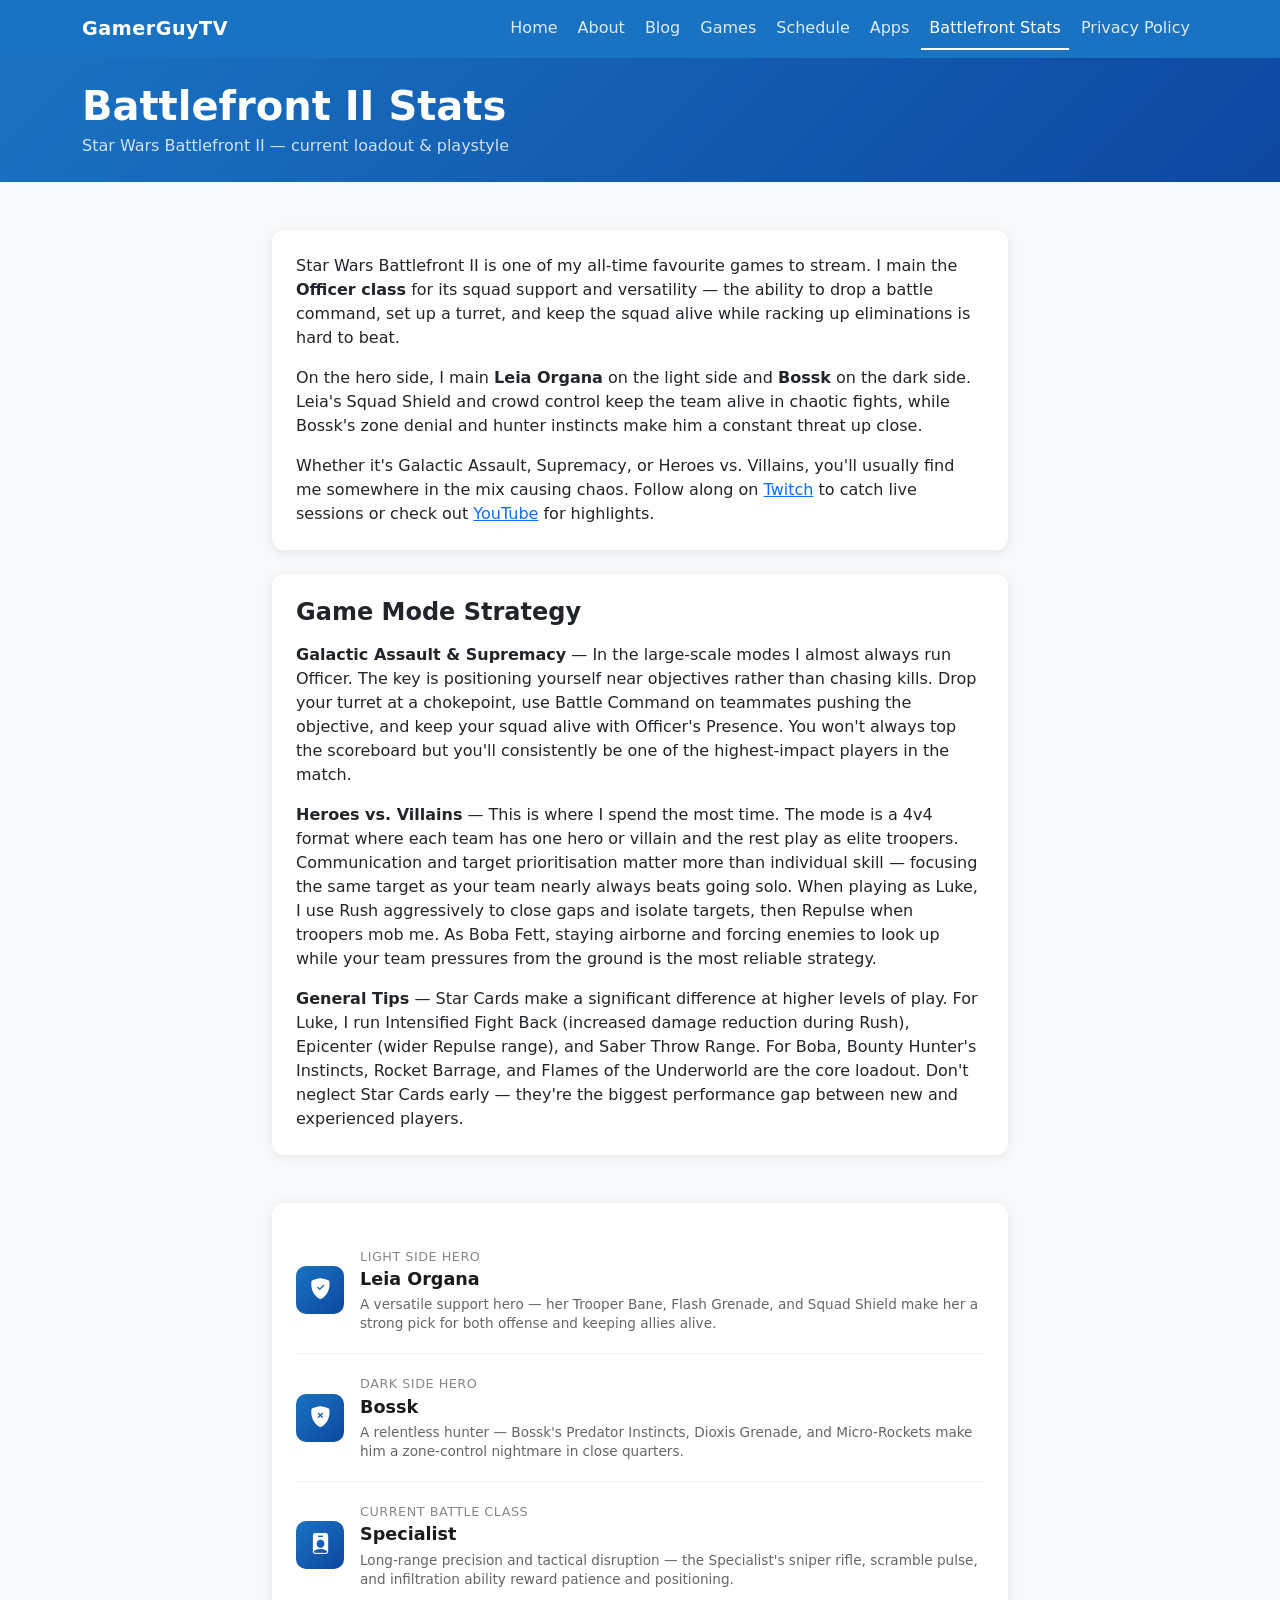
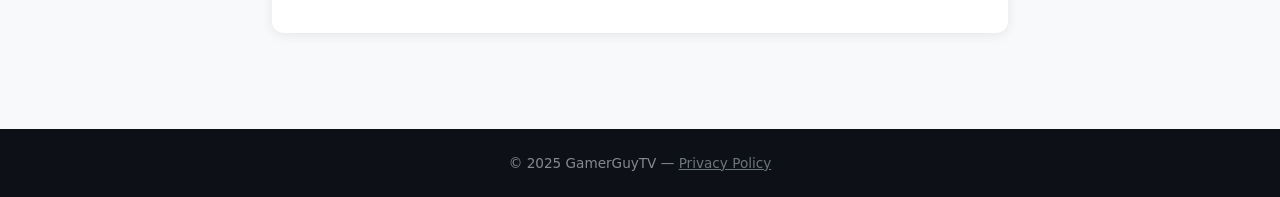
<file: battlefront-stats.html>
<!DOCTYPE html>
<html lang="en">
<head>
  <meta charset="UTF-8">
  <meta name="viewport" content="width=device-width, initial-scale=1.0">
  <title>Battlefront Stats – GamerGuyTV</title>
  <meta name="description" content="GamerGuyTV's Star Wars Battlefront II loadout and strategy — main heroes, battle class, game mode tips, and star card recommendations.">
  <meta property="og:type" content="website">
  <meta property="og:url" content="https://gamerguytv.com/battlefront-stats.html">
  <meta property="og:title" content="Battlefront Stats – GamerGuyTV">
  <meta property="og:description" content="GamerGuyTV's Star Wars Battlefront II loadout and strategy — main heroes, battle class, game mode tips, and star card recommendations.">
  <meta property="og:image" content="https://gamerguytv.com/assets/logo.png">
  <meta name="twitter:card" content="summary_large_image">
  <meta name="twitter:title" content="Battlefront Stats – GamerGuyTV">
  <meta name="twitter:description" content="Star Wars Battlefront II heroes, class, and strategy from GamerGuyTV.">
  <meta name="twitter:image" content="https://gamerguytv.com/assets/logo.png">
  <link rel="canonical" href="https://gamerguytv.com/battlefront-stats.html">
  <link rel="icon" type="image/png" href="assets/logo.png">
  <meta name="google-adsense-account" content="ca-pub-3997989080158685">
  <script async src="https://pagead2.googlesyndication.com/pagead/js/adsbygoogle.js?client=ca-pub-3997989080158685" crossorigin="anonymous"></script>
  <link href="https://cdn.jsdelivr.net/npm/bootstrap@5.3.3/dist/css/bootstrap.min.css" rel="stylesheet">
  <link href="https://cdn.jsdelivr.net/npm/bootstrap-icons@1.11.3/font/bootstrap-icons.css" rel="stylesheet">
  <link rel="stylesheet" href="styles.css">
</head>
<body>

  <nav class="navbar navbar-expand-md sticky-top">
    <div class="container">
      <a class="navbar-brand text-white" href="index.html">GamerGuyTV</a>
      <button class="navbar-toggler border-0" type="button" data-bs-toggle="collapse" data-bs-target="#navMenu">
        <span class="navbar-toggler-icon" style="filter:invert(1)"></span>
      </button>
      <div class="collapse navbar-collapse" id="navMenu">
        <ul class="navbar-nav ms-auto gap-1">
          <li class="nav-item"><a class="nav-link" href="index.html">Home</a></li>
          <li class="nav-item"><a class="nav-link" href="about.html">About</a></li>
          <li class="nav-item"><a class="nav-link" href="blog.html">Blog</a></li>
          <li class="nav-item"><a class="nav-link" href="games.html">Games</a></li>
          <li class="nav-item"><a class="nav-link" href="schedule.html">Schedule</a></li>
          <li class="nav-item"><a class="nav-link" href="apps.html">Apps</a></li>
          <li class="nav-item"><a class="nav-link active" href="battlefront-stats.html">Battlefront Stats</a></li>
          <li class="nav-item"><a class="nav-link" href="privacy-policy.html">Privacy Policy</a></li>
        </ul>
      </div>
    </div>
  </nav>

  <section class="hero-section py-4">
    <div class="container">
      <h1 class="fw-bold mb-1">Battlefront II Stats</h1>
      <p class="mb-0" style="opacity:0.8">Star Wars Battlefront II — current loadout & playstyle</p>
    </div>
  </section>

  <div class="container py-5">
    <div class="row justify-content-center g-4">

      <!-- Blurb -->
      <div class="col-lg-8">
        <div class="policy-card p-4">
          <p>Star Wars Battlefront II is one of my all-time favourite games to stream. I main the <strong>Officer class</strong> for its squad support and versatility — the ability to drop a battle command, set up a turret, and keep the squad alive while racking up eliminations is hard to beat.</p>
          <p>On the hero side, I main <strong>Leia Organa</strong> on the light side and <strong>Bossk</strong> on the dark side. Leia's Squad Shield and crowd control keep the team alive in chaotic fights, while Bossk's zone denial and hunter instincts make him a constant threat up close.</p>
          <p class="mb-0">Whether it's Galactic Assault, Supremacy, or Heroes vs. Villains, you'll usually find me somewhere in the mix causing chaos. Follow along on <a href="https://www.twitch.tv/gamer_guy_tv" target="_blank">Twitch</a> to catch live sessions or check out <a href="https://www.youtube.com/@theOGgamerguytv" target="_blank">YouTube</a> for highlights.</p>
        </div>
      </div>

      <!-- Strategy section -->
      <div class="col-lg-8">
        <div class="policy-card p-4 mb-4">
          <h4 class="fw-bold mb-3">Game Mode Strategy</h4>
          <p><strong>Galactic Assault &amp; Supremacy</strong> — In the large-scale modes I almost always run Officer. The key is positioning yourself near objectives rather than chasing kills. Drop your turret at a chokepoint, use Battle Command on teammates pushing the objective, and keep your squad alive with Officer's Presence. You won't always top the scoreboard but you'll consistently be one of the highest-impact players in the match.</p>
          <p><strong>Heroes vs. Villains</strong> — This is where I spend the most time. The mode is a 4v4 format where each team has one hero or villain and the rest play as elite troopers. Communication and target prioritisation matter more than individual skill — focusing the same target as your team nearly always beats going solo. When playing as Luke, I use Rush aggressively to close gaps and isolate targets, then Repulse when troopers mob me. As Boba Fett, staying airborne and forcing enemies to look up while your team pressures from the ground is the most reliable strategy.</p>
          <p class="mb-0"><strong>General Tips</strong> — Star Cards make a significant difference at higher levels of play. For Luke, I run Intensified Fight Back (increased damage reduction during Rush), Epicenter (wider Repulse range), and Saber Throw Range. For Boba, Bounty Hunter's Instincts, Rocket Barrage, and Flames of the Underworld are the core loadout. Don't neglect Star Cards early — they're the biggest performance gap between new and experienced players.</p>
        </div>
      </div>

      <!-- Stats card -->
      <div class="col-lg-8">
        <div class="stats-card p-4">
          <div class="stat-item">
            <div class="stat-icon"><i class="bi bi-shield-fill-check"></i></div>
            <div>
              <div class="stat-label">Light Side Hero</div>
              <div class="stat-value">Leia Organa</div>
              <div class="stat-desc">A versatile support hero — her Trooper Bane, Flash Grenade, and Squad Shield make her a strong pick for both offense and keeping allies alive.</div>
            </div>
          </div>
          <div class="stat-item">
            <div class="stat-icon"><i class="bi bi-shield-fill-x"></i></div>
            <div>
              <div class="stat-label">Dark Side Hero</div>
              <div class="stat-value">Bossk</div>
              <div class="stat-desc">A relentless hunter — Bossk's Predator Instincts, Dioxis Grenade, and Micro-Rockets make him a zone-control nightmare in close quarters.</div>
            </div>
          </div>
          <div class="stat-item">
            <div class="stat-icon"><i class="bi bi-person-badge-fill"></i></div>
            <div>
              <div class="stat-label">Current Battle Class</div>
              <div class="stat-value">Specialist</div>
              <div class="stat-desc">Long-range precision and tactical disruption — the Specialist's sniper rifle, scramble pulse, and infiltration ability reward patience and positioning.</div>
            </div>
          </div>
        </div>
      </div>

    </div>
  </div>

  <footer class="py-4 mt-5">
    <div class="container text-center">
      &copy; 2025 GamerGuyTV &mdash; <a href="privacy-policy.html" class="text-secondary">Privacy Policy</a>
    </div>
  </footer>

  <script src="https://cdn.jsdelivr.net/npm/bootstrap@5.3.3/dist/js/bootstrap.bundle.min.js"></script>
</body>
</html>
</file>
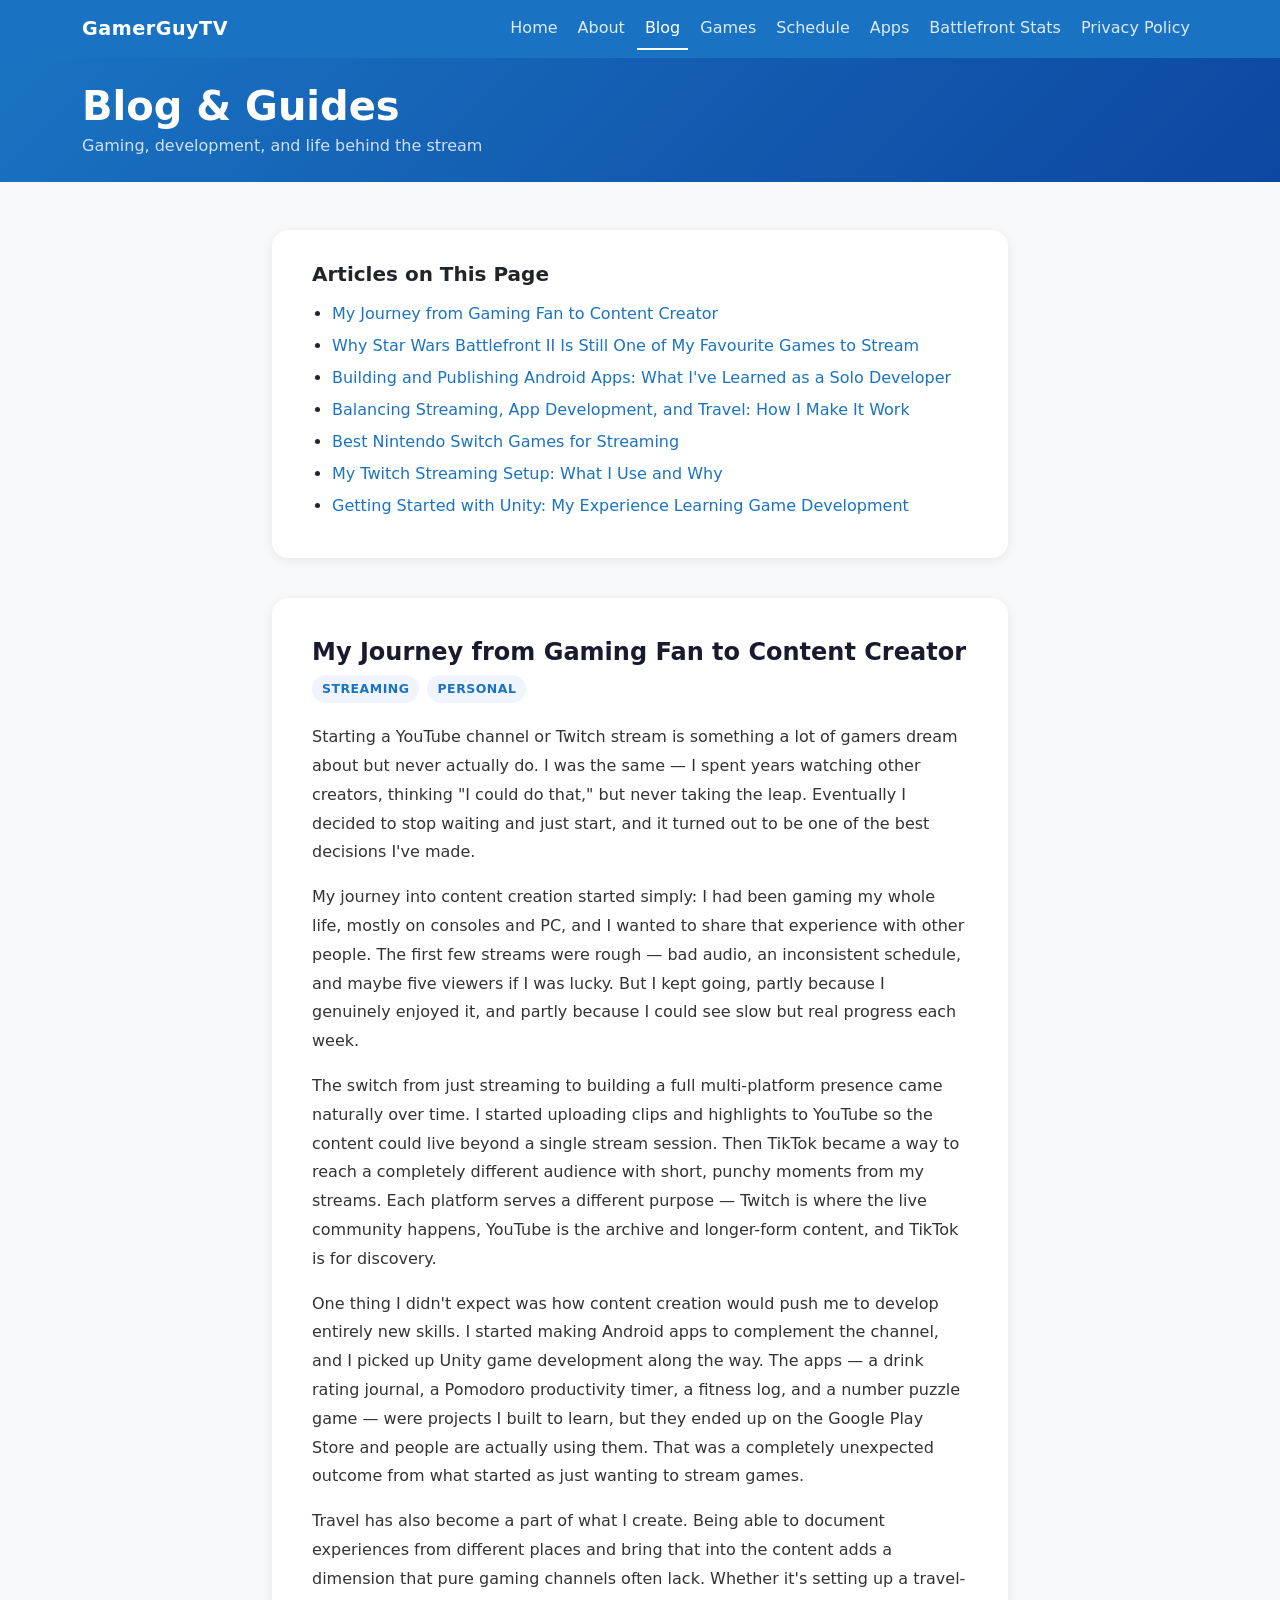
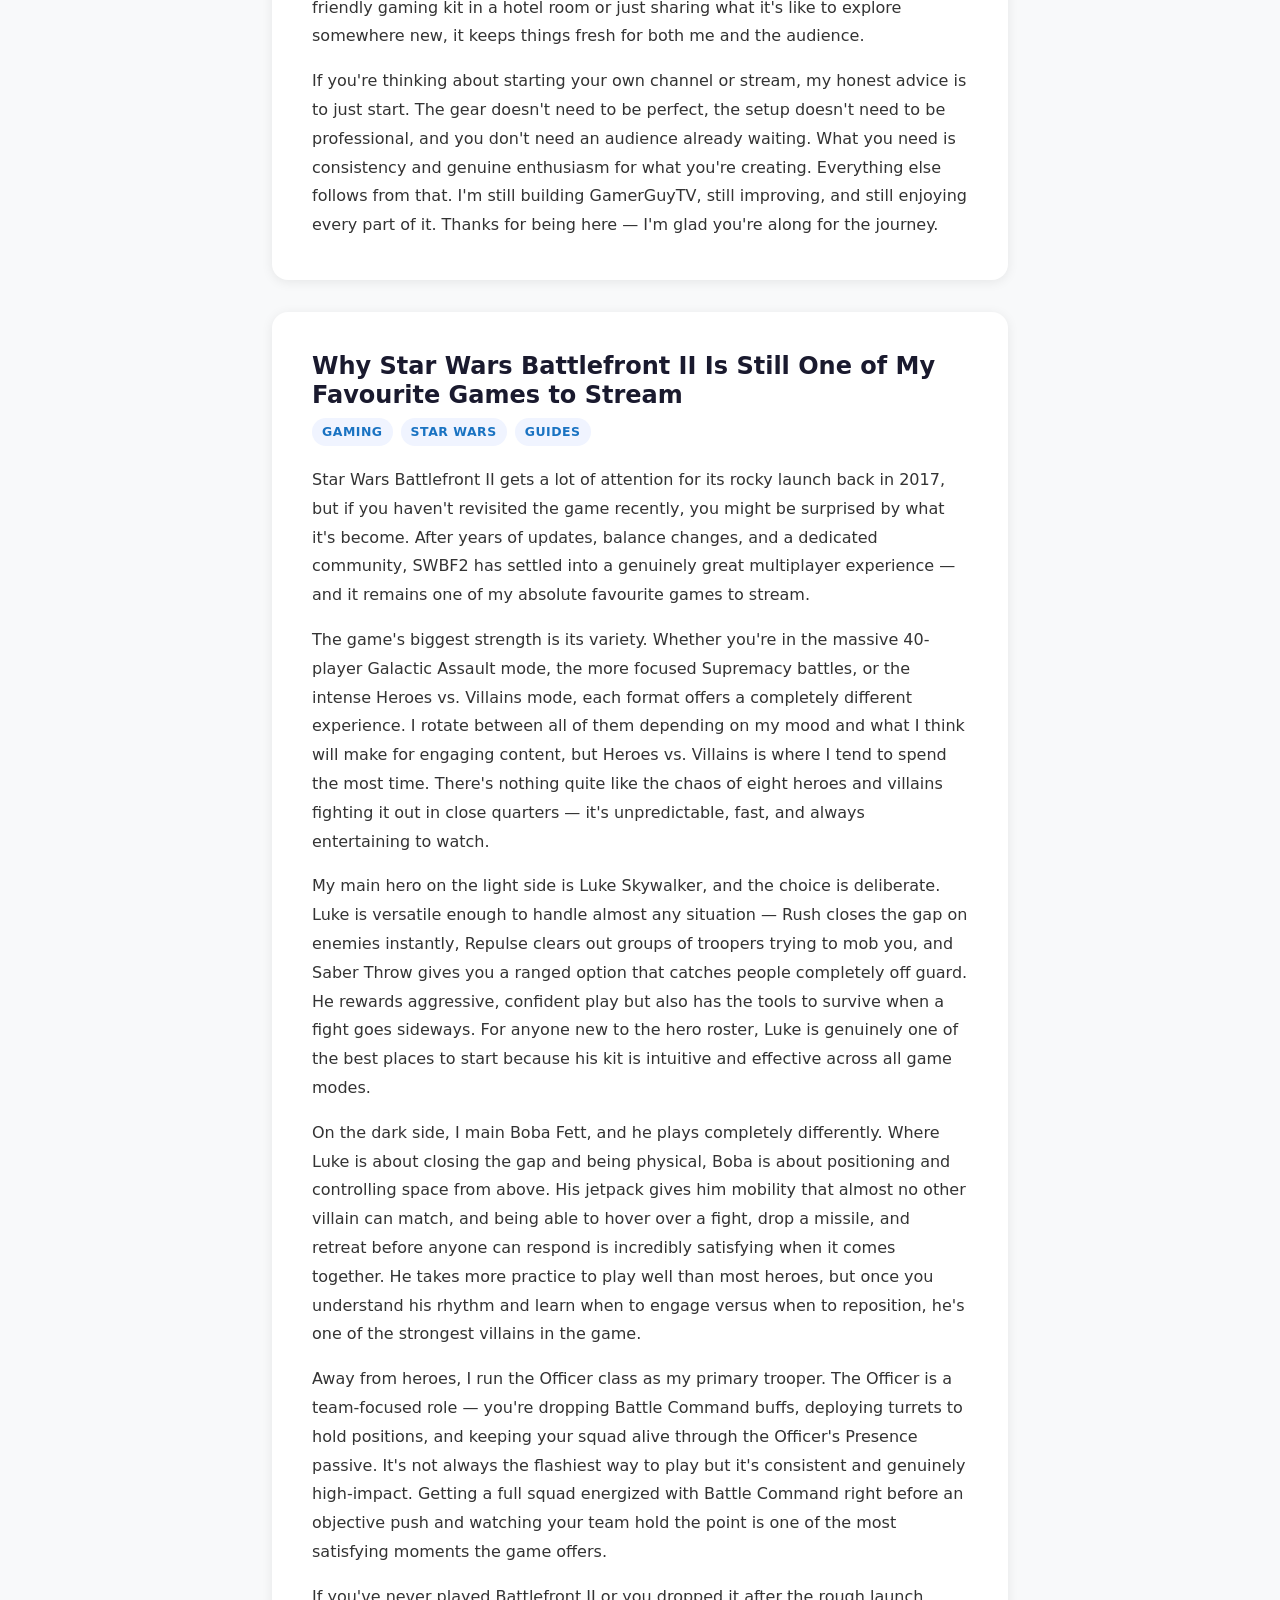
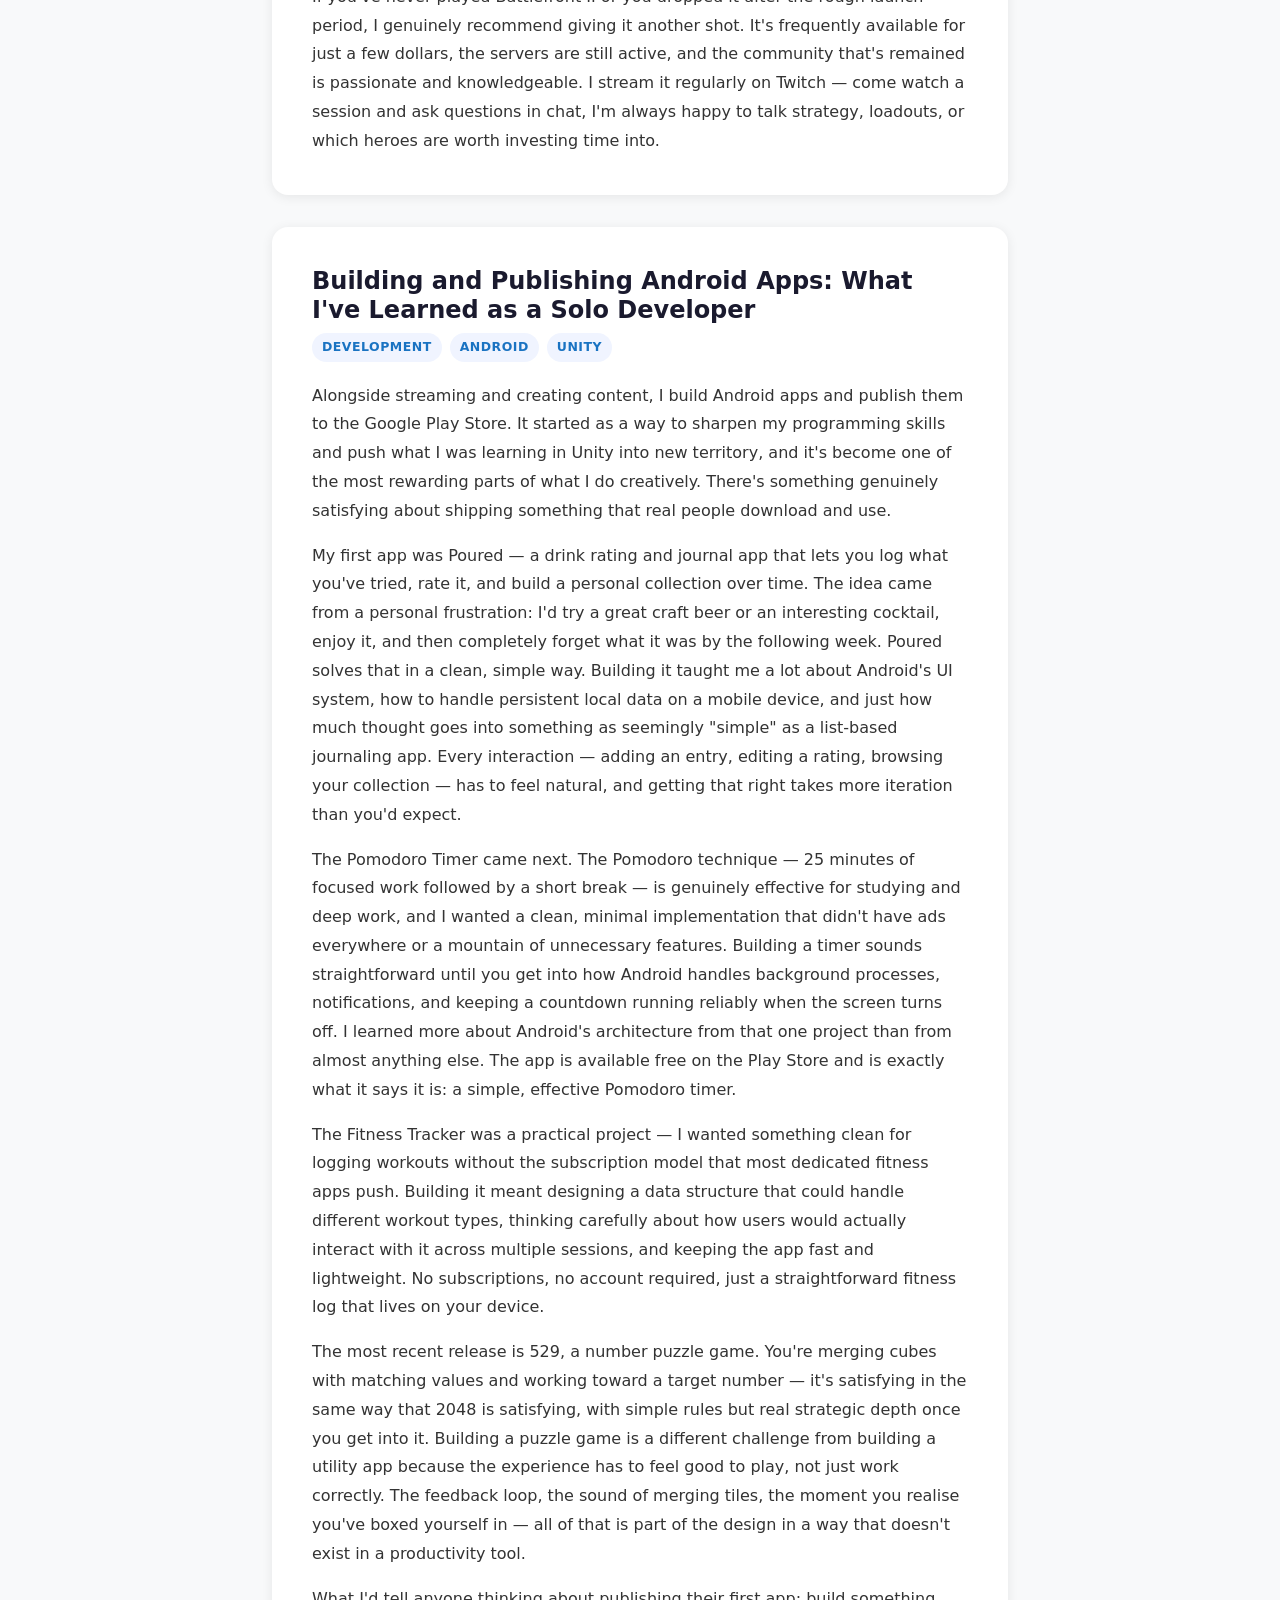
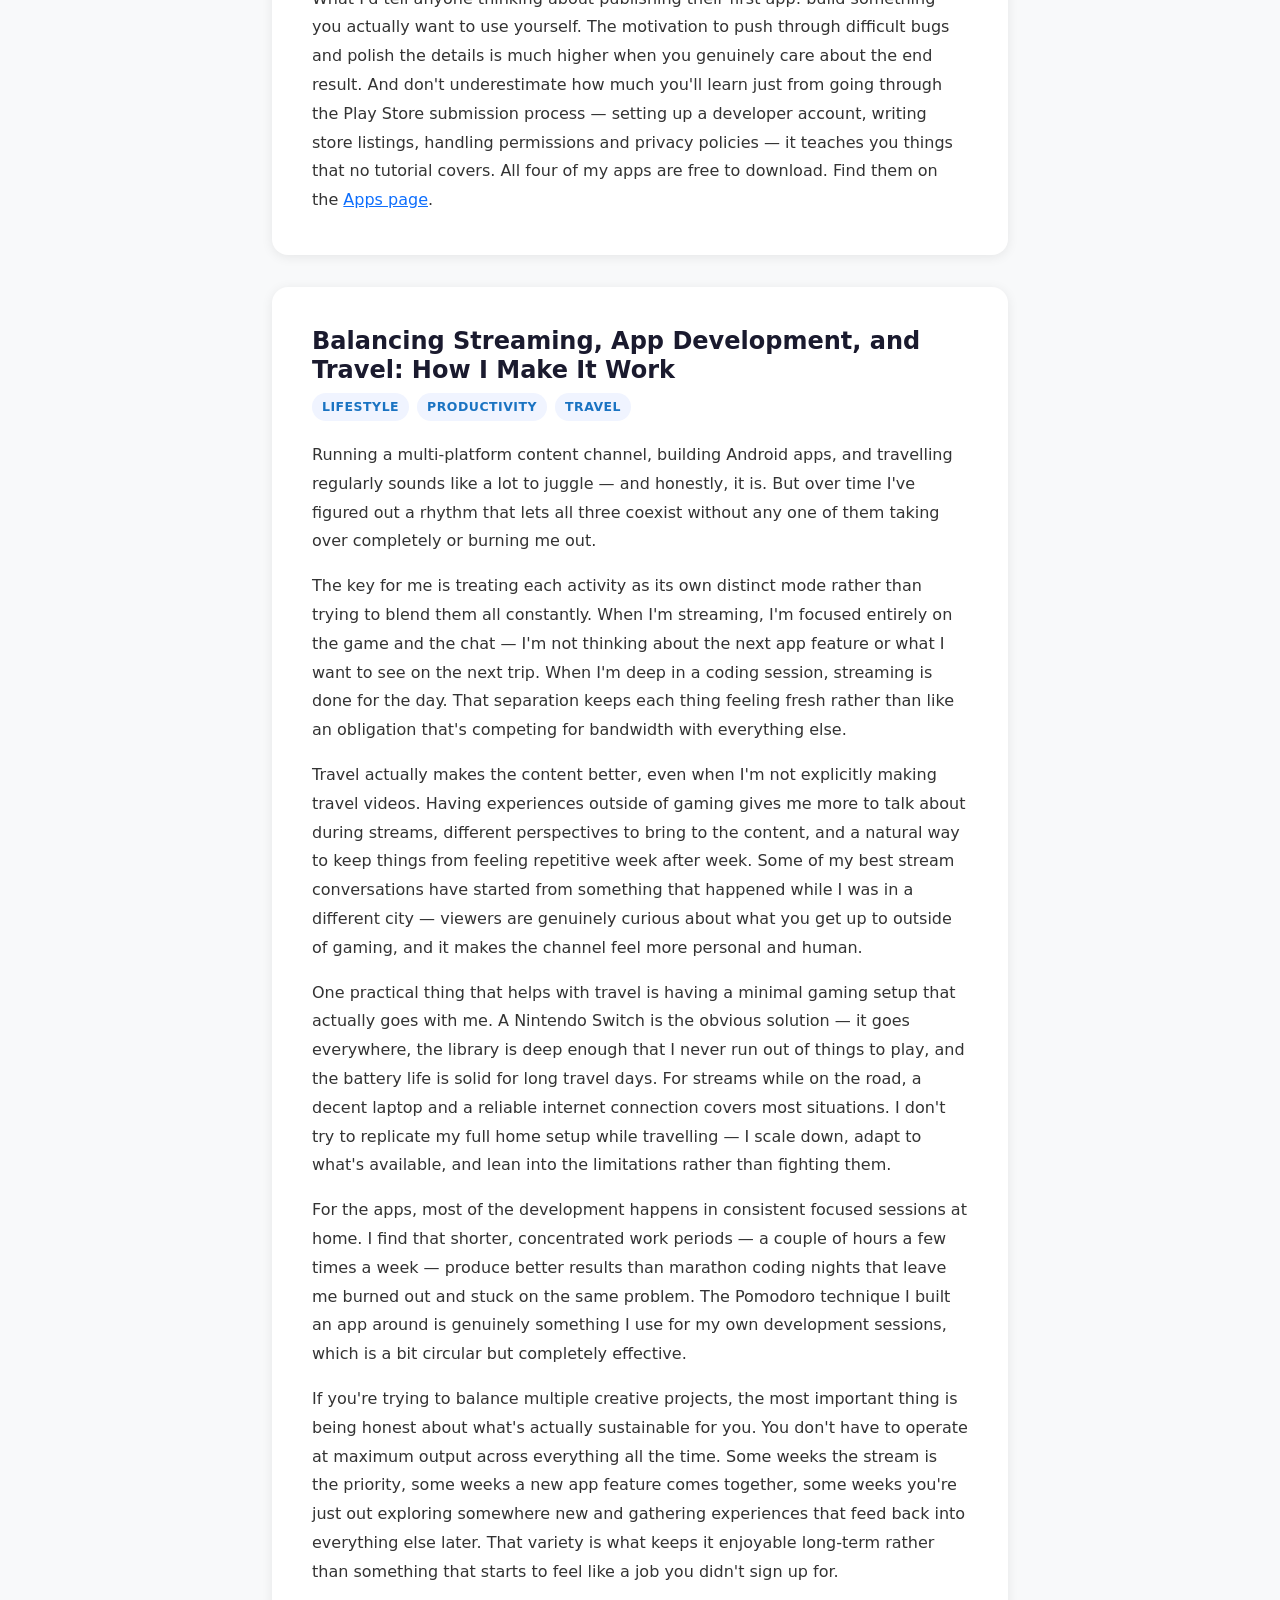
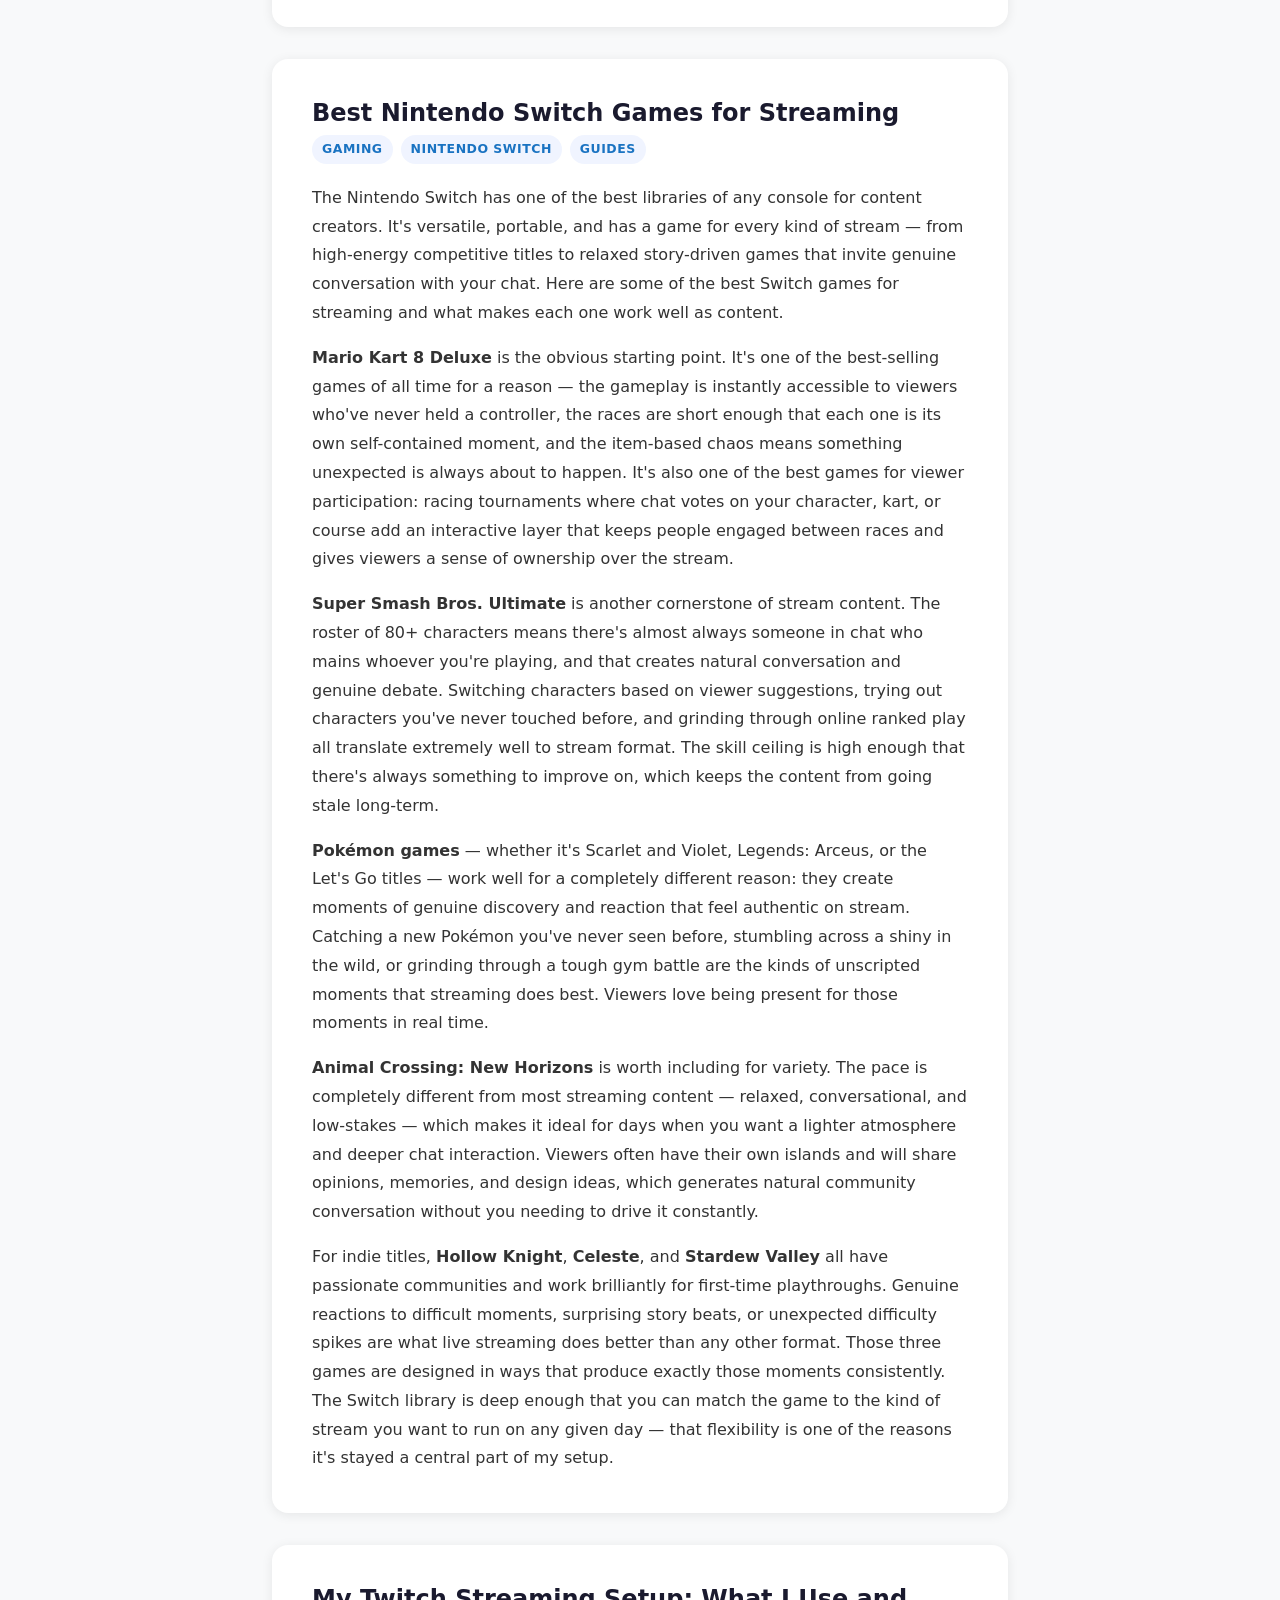
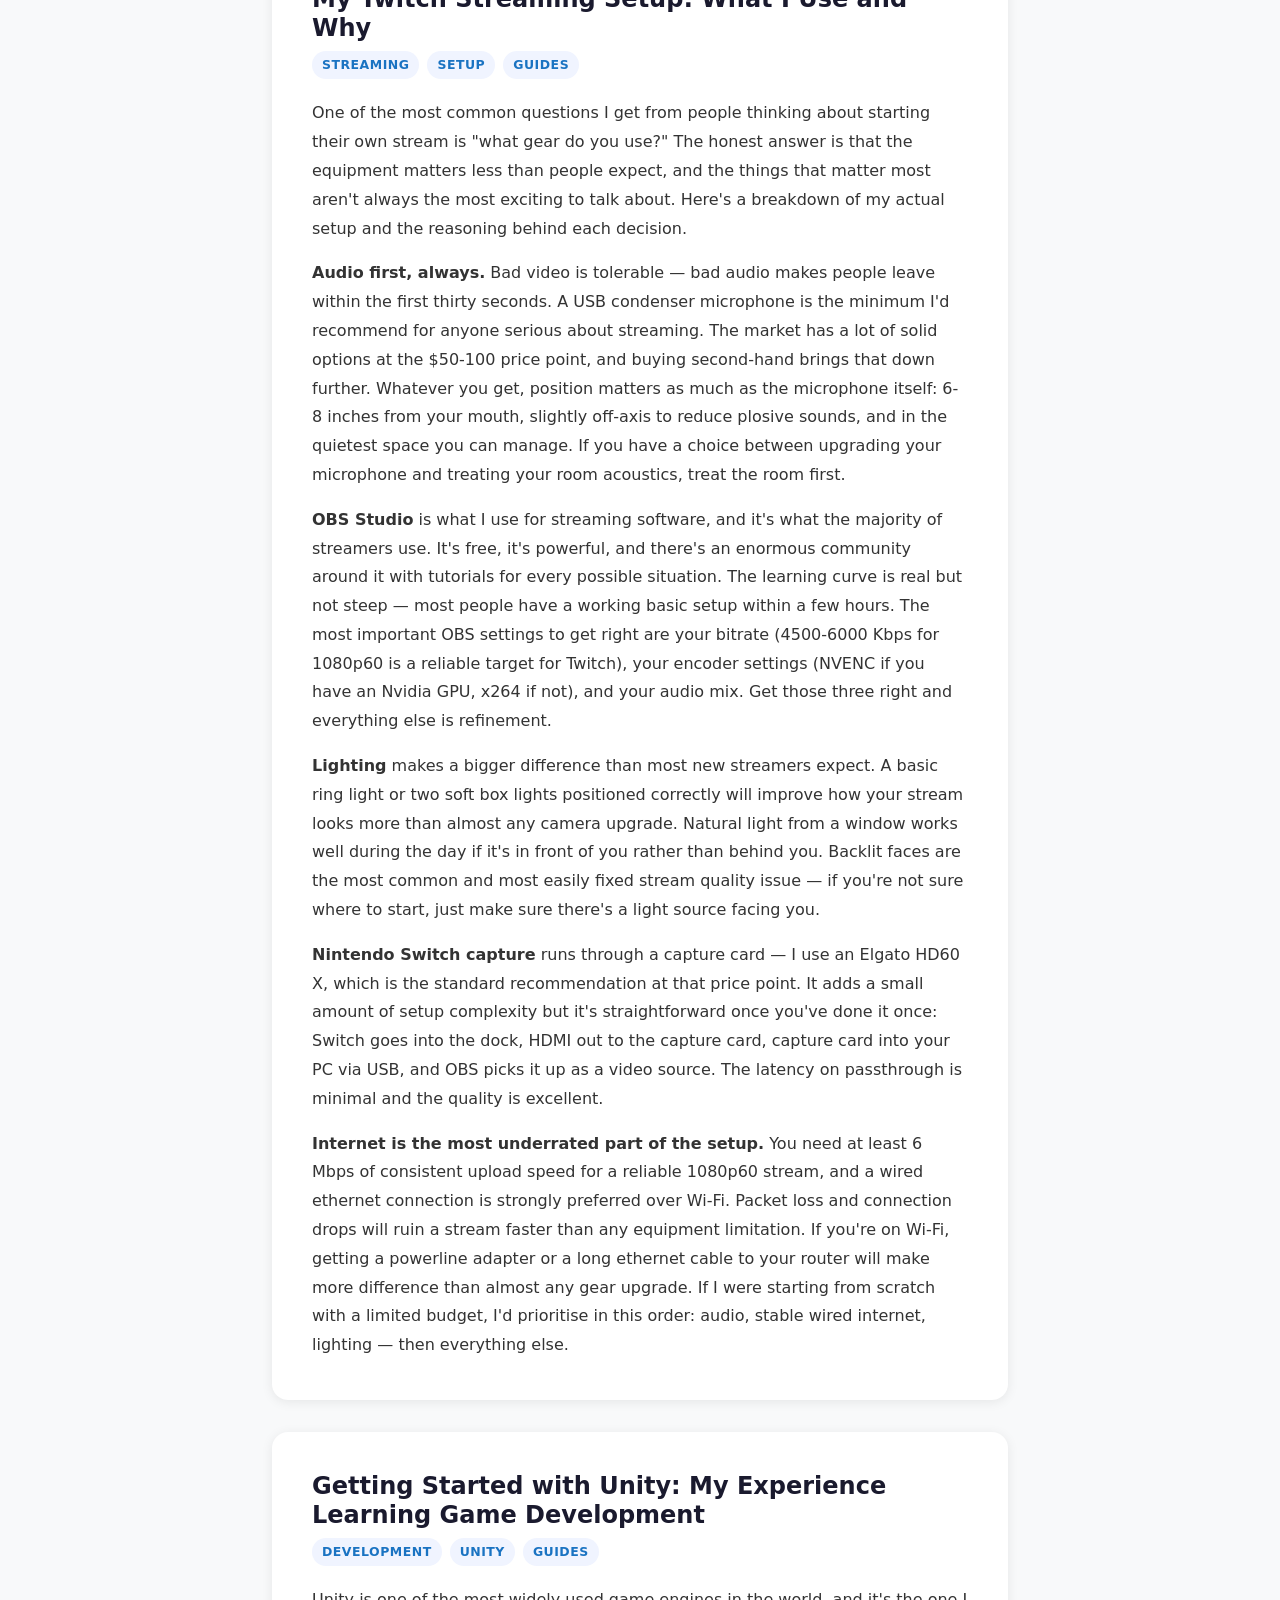
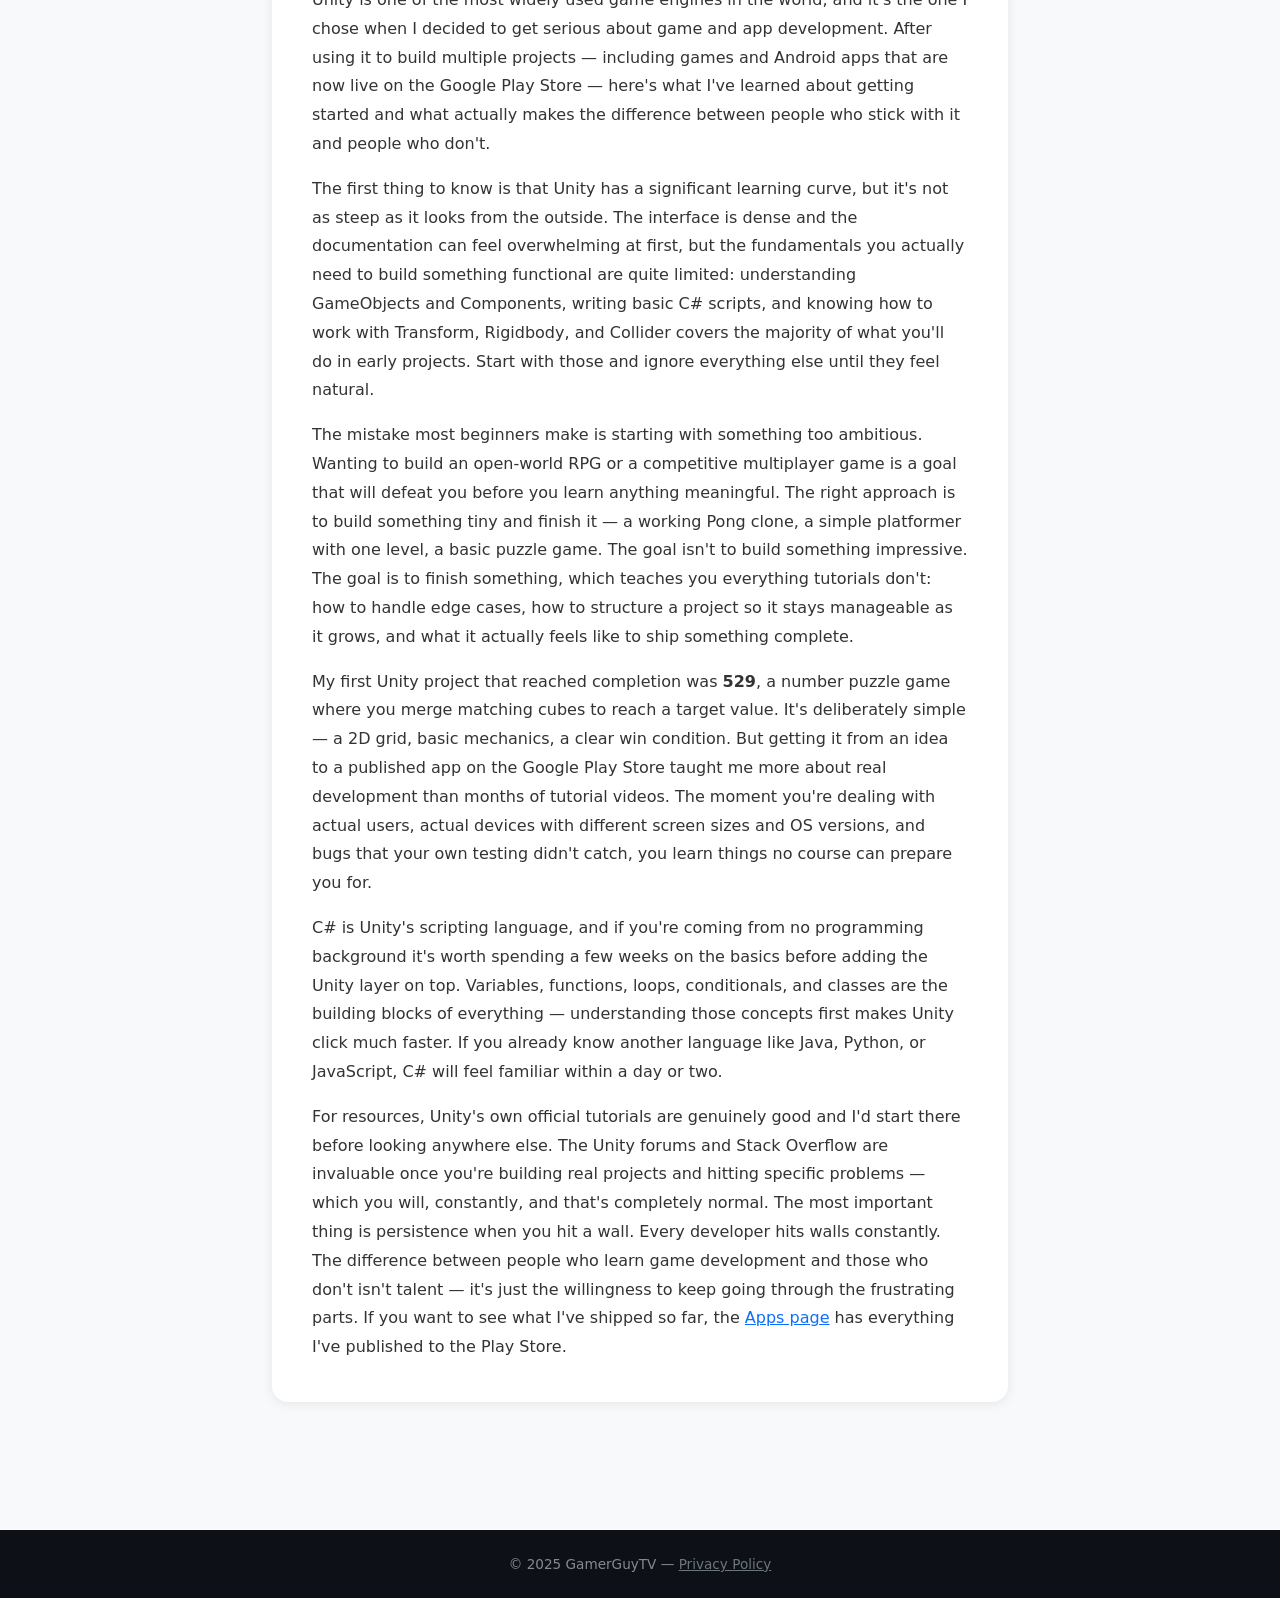
<file: blog.html>
<!DOCTYPE html>
<html lang="en">
<head>
  <meta charset="UTF-8">
  <meta name="viewport" content="width=device-width, initial-scale=1.0">
  <title>Blog – GamerGuyTV</title>
  <meta name="description" content="GamerGuyTV's blog — articles on streaming, Star Wars Battlefront II, Android app development, Unity, Nintendo Switch, and more.">
  <meta property="og:type" content="website">
  <meta property="og:url" content="https://gamerguytv.com/blog.html">
  <meta property="og:title" content="Blog – GamerGuyTV">
  <meta property="og:description" content="GamerGuyTV's blog — articles on streaming, Star Wars Battlefront II, Android app development, Unity, Nintendo Switch, and more.">
  <meta property="og:image" content="https://gamerguytv.com/assets/logo.png">
  <meta name="twitter:card" content="summary_large_image">
  <meta name="twitter:title" content="Blog – GamerGuyTV">
  <meta name="twitter:description" content="Articles on streaming, gaming, Android development, and more.">
  <meta name="twitter:image" content="https://gamerguytv.com/assets/logo.png">
  <link rel="canonical" href="https://gamerguytv.com/blog.html">
  <link rel="icon" type="image/png" href="assets/logo.png">
  <meta name="google-adsense-account" content="ca-pub-3997989080158685">
  <script async src="https://pagead2.googlesyndication.com/pagead/js/adsbygoogle.js?client=ca-pub-3997989080158685" crossorigin="anonymous"></script>
  <link href="https://cdn.jsdelivr.net/npm/bootstrap@5.3.3/dist/css/bootstrap.min.css" rel="stylesheet">
  <link href="https://cdn.jsdelivr.net/npm/bootstrap-icons@1.11.3/font/bootstrap-icons.css" rel="stylesheet">
  <link rel="stylesheet" href="styles.css">
</head>
<body>

  <nav class="navbar navbar-expand-md sticky-top">
    <div class="container">
      <a class="navbar-brand text-white" href="index.html">GamerGuyTV</a>
      <button class="navbar-toggler border-0" type="button" data-bs-toggle="collapse" data-bs-target="#navMenu">
        <span class="navbar-toggler-icon" style="filter:invert(1)"></span>
      </button>
      <div class="collapse navbar-collapse" id="navMenu">
        <ul class="navbar-nav ms-auto gap-1">
          <li class="nav-item"><a class="nav-link" href="index.html">Home</a></li>
          <li class="nav-item"><a class="nav-link" href="about.html">About</a></li>
          <li class="nav-item"><a class="nav-link active" href="blog.html">Blog</a></li>
          <li class="nav-item"><a class="nav-link" href="games.html">Games</a></li>
          <li class="nav-item"><a class="nav-link" href="schedule.html">Schedule</a></li>
          <li class="nav-item"><a class="nav-link" href="apps.html">Apps</a></li>
          <li class="nav-item"><a class="nav-link" href="battlefront-stats.html">Battlefront Stats</a></li>
          <li class="nav-item"><a class="nav-link" href="privacy-policy.html">Privacy Policy</a></li>
        </ul>
      </div>
    </div>
  </nav>

  <section class="hero-section py-4">
    <div class="container">
      <h1 class="fw-bold mb-1">Blog &amp; Guides</h1>
      <p class="mb-0" style="opacity:0.8">Gaming, development, and life behind the stream</p>
    </div>
  </section>

  <div class="container py-5">
    <div class="row justify-content-center">
      <div class="col-lg-8">

        <div class="blog-toc">
          <h5 class="fw-bold mb-3">Articles on This Page</h5>
          <ul>
            <li><a href="#journey">My Journey from Gaming Fan to Content Creator</a></li>
            <li><a href="#battlefront">Why Star Wars Battlefront II Is Still One of My Favourite Games to Stream</a></li>
            <li><a href="#apps">Building and Publishing Android Apps: What I've Learned as a Solo Developer</a></li>
            <li><a href="#balance">Balancing Streaming, App Development, and Travel: How I Make It Work</a></li>
            <li><a href="#switch">Best Nintendo Switch Games for Streaming</a></li>
            <li><a href="#setup">My Twitch Streaming Setup: What I Use and Why</a></li>
            <li><a href="#unity">Getting Started with Unity: My Experience Learning Game Development</a></li>
          </ul>
        </div>

        <!-- Article 1 -->
        <article class="blog-article" id="journey">
          <h2>My Journey from Gaming Fan to Content Creator</h2>
          <div class="blog-article-tags">
            <span class="blog-tag">Streaming</span>
            <span class="blog-tag">Personal</span>
          </div>

          <p>Starting a YouTube channel or Twitch stream is something a lot of gamers dream about but never actually do. I was the same — I spent years watching other creators, thinking "I could do that," but never taking the leap. Eventually I decided to stop waiting and just start, and it turned out to be one of the best decisions I've made.</p>

          <p>My journey into content creation started simply: I had been gaming my whole life, mostly on consoles and PC, and I wanted to share that experience with other people. The first few streams were rough — bad audio, an inconsistent schedule, and maybe five viewers if I was lucky. But I kept going, partly because I genuinely enjoyed it, and partly because I could see slow but real progress each week.</p>

          <p>The switch from just streaming to building a full multi-platform presence came naturally over time. I started uploading clips and highlights to YouTube so the content could live beyond a single stream session. Then TikTok became a way to reach a completely different audience with short, punchy moments from my streams. Each platform serves a different purpose — Twitch is where the live community happens, YouTube is the archive and longer-form content, and TikTok is for discovery.</p>

          <p>One thing I didn't expect was how content creation would push me to develop entirely new skills. I started making Android apps to complement the channel, and I picked up Unity game development along the way. The apps — a drink rating journal, a Pomodoro productivity timer, a fitness log, and a number puzzle game — were projects I built to learn, but they ended up on the Google Play Store and people are actually using them. That was a completely unexpected outcome from what started as just wanting to stream games.</p>

          <p>Travel has also become a part of what I create. Being able to document experiences from different places and bring that into the content adds a dimension that pure gaming channels often lack. Whether it's setting up a travel-friendly gaming kit in a hotel room or just sharing what it's like to explore somewhere new, it keeps things fresh for both me and the audience.</p>

          <p>If you're thinking about starting your own channel or stream, my honest advice is to just start. The gear doesn't need to be perfect, the setup doesn't need to be professional, and you don't need an audience already waiting. What you need is consistency and genuine enthusiasm for what you're creating. Everything else follows from that. I'm still building GamerGuyTV, still improving, and still enjoying every part of it. Thanks for being here — I'm glad you're along for the journey.</p>
        </article>

        <!-- Article 2 -->
        <article class="blog-article" id="battlefront">
          <h2>Why Star Wars Battlefront II Is Still One of My Favourite Games to Stream</h2>
          <div class="blog-article-tags">
            <span class="blog-tag">Gaming</span>
            <span class="blog-tag">Star Wars</span>
            <span class="blog-tag">Guides</span>
          </div>

          <p>Star Wars Battlefront II gets a lot of attention for its rocky launch back in 2017, but if you haven't revisited the game recently, you might be surprised by what it's become. After years of updates, balance changes, and a dedicated community, SWBF2 has settled into a genuinely great multiplayer experience — and it remains one of my absolute favourite games to stream.</p>

          <p>The game's biggest strength is its variety. Whether you're in the massive 40-player Galactic Assault mode, the more focused Supremacy battles, or the intense Heroes vs. Villains mode, each format offers a completely different experience. I rotate between all of them depending on my mood and what I think will make for engaging content, but Heroes vs. Villains is where I tend to spend the most time. There's nothing quite like the chaos of eight heroes and villains fighting it out in close quarters — it's unpredictable, fast, and always entertaining to watch.</p>

          <p>My main hero on the light side is Luke Skywalker, and the choice is deliberate. Luke is versatile enough to handle almost any situation — Rush closes the gap on enemies instantly, Repulse clears out groups of troopers trying to mob you, and Saber Throw gives you a ranged option that catches people completely off guard. He rewards aggressive, confident play but also has the tools to survive when a fight goes sideways. For anyone new to the hero roster, Luke is genuinely one of the best places to start because his kit is intuitive and effective across all game modes.</p>

          <p>On the dark side, I main Boba Fett, and he plays completely differently. Where Luke is about closing the gap and being physical, Boba is about positioning and controlling space from above. His jetpack gives him mobility that almost no other villain can match, and being able to hover over a fight, drop a missile, and retreat before anyone can respond is incredibly satisfying when it comes together. He takes more practice to play well than most heroes, but once you understand his rhythm and learn when to engage versus when to reposition, he's one of the strongest villains in the game.</p>

          <p>Away from heroes, I run the Officer class as my primary trooper. The Officer is a team-focused role — you're dropping Battle Command buffs, deploying turrets to hold positions, and keeping your squad alive through the Officer's Presence passive. It's not always the flashiest way to play but it's consistent and genuinely high-impact. Getting a full squad energized with Battle Command right before an objective push and watching your team hold the point is one of the most satisfying moments the game offers.</p>

          <p>If you've never played Battlefront II or you dropped it after the rough launch period, I genuinely recommend giving it another shot. It's frequently available for just a few dollars, the servers are still active, and the community that's remained is passionate and knowledgeable. I stream it regularly on Twitch — come watch a session and ask questions in chat, I'm always happy to talk strategy, loadouts, or which heroes are worth investing time into.</p>
        </article>

        <!-- Article 3 -->
        <article class="blog-article" id="apps">
          <h2>Building and Publishing Android Apps: What I've Learned as a Solo Developer</h2>
          <div class="blog-article-tags">
            <span class="blog-tag">Development</span>
            <span class="blog-tag">Android</span>
            <span class="blog-tag">Unity</span>
          </div>

          <p>Alongside streaming and creating content, I build Android apps and publish them to the Google Play Store. It started as a way to sharpen my programming skills and push what I was learning in Unity into new territory, and it's become one of the most rewarding parts of what I do creatively. There's something genuinely satisfying about shipping something that real people download and use.</p>

          <p>My first app was Poured — a drink rating and journal app that lets you log what you've tried, rate it, and build a personal collection over time. The idea came from a personal frustration: I'd try a great craft beer or an interesting cocktail, enjoy it, and then completely forget what it was by the following week. Poured solves that in a clean, simple way. Building it taught me a lot about Android's UI system, how to handle persistent local data on a mobile device, and just how much thought goes into something as seemingly "simple" as a list-based journaling app. Every interaction — adding an entry, editing a rating, browsing your collection — has to feel natural, and getting that right takes more iteration than you'd expect.</p>

          <p>The Pomodoro Timer came next. The Pomodoro technique — 25 minutes of focused work followed by a short break — is genuinely effective for studying and deep work, and I wanted a clean, minimal implementation that didn't have ads everywhere or a mountain of unnecessary features. Building a timer sounds straightforward until you get into how Android handles background processes, notifications, and keeping a countdown running reliably when the screen turns off. I learned more about Android's architecture from that one project than from almost anything else. The app is available free on the Play Store and is exactly what it says it is: a simple, effective Pomodoro timer.</p>

          <p>The Fitness Tracker was a practical project — I wanted something clean for logging workouts without the subscription model that most dedicated fitness apps push. Building it meant designing a data structure that could handle different workout types, thinking carefully about how users would actually interact with it across multiple sessions, and keeping the app fast and lightweight. No subscriptions, no account required, just a straightforward fitness log that lives on your device.</p>

          <p>The most recent release is 529, a number puzzle game. You're merging cubes with matching values and working toward a target number — it's satisfying in the same way that 2048 is satisfying, with simple rules but real strategic depth once you get into it. Building a puzzle game is a different challenge from building a utility app because the experience has to feel good to play, not just work correctly. The feedback loop, the sound of merging tiles, the moment you realise you've boxed yourself in — all of that is part of the design in a way that doesn't exist in a productivity tool.</p>

          <p>What I'd tell anyone thinking about publishing their first app: build something you actually want to use yourself. The motivation to push through difficult bugs and polish the details is much higher when you genuinely care about the end result. And don't underestimate how much you'll learn just from going through the Play Store submission process — setting up a developer account, writing store listings, handling permissions and privacy policies — it teaches you things that no tutorial covers. All four of my apps are free to download. Find them on the <a href="apps.html">Apps page</a>.</p>
        </article>

        <!-- Article 4 -->
        <article class="blog-article" id="balance">
          <h2>Balancing Streaming, App Development, and Travel: How I Make It Work</h2>
          <div class="blog-article-tags">
            <span class="blog-tag">Lifestyle</span>
            <span class="blog-tag">Productivity</span>
            <span class="blog-tag">Travel</span>
          </div>

          <p>Running a multi-platform content channel, building Android apps, and travelling regularly sounds like a lot to juggle — and honestly, it is. But over time I've figured out a rhythm that lets all three coexist without any one of them taking over completely or burning me out.</p>

          <p>The key for me is treating each activity as its own distinct mode rather than trying to blend them all constantly. When I'm streaming, I'm focused entirely on the game and the chat — I'm not thinking about the next app feature or what I want to see on the next trip. When I'm deep in a coding session, streaming is done for the day. That separation keeps each thing feeling fresh rather than like an obligation that's competing for bandwidth with everything else.</p>

          <p>Travel actually makes the content better, even when I'm not explicitly making travel videos. Having experiences outside of gaming gives me more to talk about during streams, different perspectives to bring to the content, and a natural way to keep things from feeling repetitive week after week. Some of my best stream conversations have started from something that happened while I was in a different city — viewers are genuinely curious about what you get up to outside of gaming, and it makes the channel feel more personal and human.</p>

          <p>One practical thing that helps with travel is having a minimal gaming setup that actually goes with me. A Nintendo Switch is the obvious solution — it goes everywhere, the library is deep enough that I never run out of things to play, and the battery life is solid for long travel days. For streams while on the road, a decent laptop and a reliable internet connection covers most situations. I don't try to replicate my full home setup while travelling — I scale down, adapt to what's available, and lean into the limitations rather than fighting them.</p>

          <p>For the apps, most of the development happens in consistent focused sessions at home. I find that shorter, concentrated work periods — a couple of hours a few times a week — produce better results than marathon coding nights that leave me burned out and stuck on the same problem. The Pomodoro technique I built an app around is genuinely something I use for my own development sessions, which is a bit circular but completely effective.</p>

          <p>If you're trying to balance multiple creative projects, the most important thing is being honest about what's actually sustainable for you. You don't have to operate at maximum output across everything all the time. Some weeks the stream is the priority, some weeks a new app feature comes together, some weeks you're just out exploring somewhere new and gathering experiences that feed back into everything else later. That variety is what keeps it enjoyable long-term rather than something that starts to feel like a job you didn't sign up for.</p>
        </article>

        <!-- Article 5 -->
        <article class="blog-article" id="switch">
          <h2>Best Nintendo Switch Games for Streaming</h2>
          <div class="blog-article-tags">
            <span class="blog-tag">Gaming</span>
            <span class="blog-tag">Nintendo Switch</span>
            <span class="blog-tag">Guides</span>
          </div>

          <p>The Nintendo Switch has one of the best libraries of any console for content creators. It's versatile, portable, and has a game for every kind of stream — from high-energy competitive titles to relaxed story-driven games that invite genuine conversation with your chat. Here are some of the best Switch games for streaming and what makes each one work well as content.</p>

          <p><strong>Mario Kart 8 Deluxe</strong> is the obvious starting point. It's one of the best-selling games of all time for a reason — the gameplay is instantly accessible to viewers who've never held a controller, the races are short enough that each one is its own self-contained moment, and the item-based chaos means something unexpected is always about to happen. It's also one of the best games for viewer participation: racing tournaments where chat votes on your character, kart, or course add an interactive layer that keeps people engaged between races and gives viewers a sense of ownership over the stream.</p>

          <p><strong>Super Smash Bros. Ultimate</strong> is another cornerstone of stream content. The roster of 80+ characters means there's almost always someone in chat who mains whoever you're playing, and that creates natural conversation and genuine debate. Switching characters based on viewer suggestions, trying out characters you've never touched before, and grinding through online ranked play all translate extremely well to stream format. The skill ceiling is high enough that there's always something to improve on, which keeps the content from going stale long-term.</p>

          <p><strong>Pokémon games</strong> — whether it's Scarlet and Violet, Legends: Arceus, or the Let's Go titles — work well for a completely different reason: they create moments of genuine discovery and reaction that feel authentic on stream. Catching a new Pokémon you've never seen before, stumbling across a shiny in the wild, or grinding through a tough gym battle are the kinds of unscripted moments that streaming does best. Viewers love being present for those moments in real time.</p>

          <p><strong>Animal Crossing: New Horizons</strong> is worth including for variety. The pace is completely different from most streaming content — relaxed, conversational, and low-stakes — which makes it ideal for days when you want a lighter atmosphere and deeper chat interaction. Viewers often have their own islands and will share opinions, memories, and design ideas, which generates natural community conversation without you needing to drive it constantly.</p>

          <p>For indie titles, <strong>Hollow Knight</strong>, <strong>Celeste</strong>, and <strong>Stardew Valley</strong> all have passionate communities and work brilliantly for first-time playthroughs. Genuine reactions to difficult moments, surprising story beats, or unexpected difficulty spikes are what live streaming does better than any other format. Those three games are designed in ways that produce exactly those moments consistently. The Switch library is deep enough that you can match the game to the kind of stream you want to run on any given day — that flexibility is one of the reasons it's stayed a central part of my setup.</p>
        </article>

        <!-- Article 6 -->
        <article class="blog-article" id="setup">
          <h2>My Twitch Streaming Setup: What I Use and Why</h2>
          <div class="blog-article-tags">
            <span class="blog-tag">Streaming</span>
            <span class="blog-tag">Setup</span>
            <span class="blog-tag">Guides</span>
          </div>

          <p>One of the most common questions I get from people thinking about starting their own stream is "what gear do you use?" The honest answer is that the equipment matters less than people expect, and the things that matter most aren't always the most exciting to talk about. Here's a breakdown of my actual setup and the reasoning behind each decision.</p>

          <p><strong>Audio first, always.</strong> Bad video is tolerable — bad audio makes people leave within the first thirty seconds. A USB condenser microphone is the minimum I'd recommend for anyone serious about streaming. The market has a lot of solid options at the $50-100 price point, and buying second-hand brings that down further. Whatever you get, position matters as much as the microphone itself: 6-8 inches from your mouth, slightly off-axis to reduce plosive sounds, and in the quietest space you can manage. If you have a choice between upgrading your microphone and treating your room acoustics, treat the room first.</p>

          <p><strong>OBS Studio</strong> is what I use for streaming software, and it's what the majority of streamers use. It's free, it's powerful, and there's an enormous community around it with tutorials for every possible situation. The learning curve is real but not steep — most people have a working basic setup within a few hours. The most important OBS settings to get right are your bitrate (4500-6000 Kbps for 1080p60 is a reliable target for Twitch), your encoder settings (NVENC if you have an Nvidia GPU, x264 if not), and your audio mix. Get those three right and everything else is refinement.</p>

          <p><strong>Lighting</strong> makes a bigger difference than most new streamers expect. A basic ring light or two soft box lights positioned correctly will improve how your stream looks more than almost any camera upgrade. Natural light from a window works well during the day if it's in front of you rather than behind you. Backlit faces are the most common and most easily fixed stream quality issue — if you're not sure where to start, just make sure there's a light source facing you.</p>

          <p><strong>Nintendo Switch capture</strong> runs through a capture card — I use an Elgato HD60 X, which is the standard recommendation at that price point. It adds a small amount of setup complexity but it's straightforward once you've done it once: Switch goes into the dock, HDMI out to the capture card, capture card into your PC via USB, and OBS picks it up as a video source. The latency on passthrough is minimal and the quality is excellent.</p>

          <p><strong>Internet is the most underrated part of the setup.</strong> You need at least 6 Mbps of consistent upload speed for a reliable 1080p60 stream, and a wired ethernet connection is strongly preferred over Wi-Fi. Packet loss and connection drops will ruin a stream faster than any equipment limitation. If you're on Wi-Fi, getting a powerline adapter or a long ethernet cable to your router will make more difference than almost any gear upgrade. If I were starting from scratch with a limited budget, I'd prioritise in this order: audio, stable wired internet, lighting — then everything else.</p>
        </article>

        <!-- Article 7 -->
        <article class="blog-article" id="unity">
          <h2>Getting Started with Unity: My Experience Learning Game Development</h2>
          <div class="blog-article-tags">
            <span class="blog-tag">Development</span>
            <span class="blog-tag">Unity</span>
            <span class="blog-tag">Guides</span>
          </div>

          <p>Unity is one of the most widely used game engines in the world, and it's the one I chose when I decided to get serious about game and app development. After using it to build multiple projects — including games and Android apps that are now live on the Google Play Store — here's what I've learned about getting started and what actually makes the difference between people who stick with it and people who don't.</p>

          <p>The first thing to know is that Unity has a significant learning curve, but it's not as steep as it looks from the outside. The interface is dense and the documentation can feel overwhelming at first, but the fundamentals you actually need to build something functional are quite limited: understanding GameObjects and Components, writing basic C# scripts, and knowing how to work with Transform, Rigidbody, and Collider covers the majority of what you'll do in early projects. Start with those and ignore everything else until they feel natural.</p>

          <p>The mistake most beginners make is starting with something too ambitious. Wanting to build an open-world RPG or a competitive multiplayer game is a goal that will defeat you before you learn anything meaningful. The right approach is to build something tiny and finish it — a working Pong clone, a simple platformer with one level, a basic puzzle game. The goal isn't to build something impressive. The goal is to finish something, which teaches you everything tutorials don't: how to handle edge cases, how to structure a project so it stays manageable as it grows, and what it actually feels like to ship something complete.</p>

          <p>My first Unity project that reached completion was <strong>529</strong>, a number puzzle game where you merge matching cubes to reach a target value. It's deliberately simple — a 2D grid, basic mechanics, a clear win condition. But getting it from an idea to a published app on the Google Play Store taught me more about real development than months of tutorial videos. The moment you're dealing with actual users, actual devices with different screen sizes and OS versions, and bugs that your own testing didn't catch, you learn things no course can prepare you for.</p>

          <p>C# is Unity's scripting language, and if you're coming from no programming background it's worth spending a few weeks on the basics before adding the Unity layer on top. Variables, functions, loops, conditionals, and classes are the building blocks of everything — understanding those concepts first makes Unity click much faster. If you already know another language like Java, Python, or JavaScript, C# will feel familiar within a day or two.</p>

          <p>For resources, Unity's own official tutorials are genuinely good and I'd start there before looking anywhere else. The Unity forums and Stack Overflow are invaluable once you're building real projects and hitting specific problems — which you will, constantly, and that's completely normal. The most important thing is persistence when you hit a wall. Every developer hits walls constantly. The difference between people who learn game development and those who don't isn't talent — it's just the willingness to keep going through the frustrating parts. If you want to see what I've shipped so far, the <a href="apps.html">Apps page</a> has everything I've published to the Play Store.</p>
        </article>

      </div>
    </div>
  </div>

  <footer class="py-4 mt-5">
    <div class="container text-center">
      &copy; 2025 GamerGuyTV &mdash; <a href="privacy-policy.html" class="text-secondary">Privacy Policy</a>
    </div>
  </footer>

  <script type="application/ld+json">
  {
    "@context": "https://schema.org",
    "@type": "Blog",
    "name": "GamerGuyTV Blog",
    "url": "https://gamerguytv.com/blog.html",
    "description": "Articles on streaming, Star Wars Battlefront II, Android app development, Unity, Nintendo Switch, and more.",
    "author": {
      "@type": "Person",
      "name": "GamerGuyTV",
      "url": "https://gamerguytv.com/about.html"
    },
    "blogPost": [
      {"@type": "BlogPosting", "headline": "My Journey from Gaming Fan to Content Creator", "url": "https://gamerguytv.com/blog.html#journey"},
      {"@type": "BlogPosting", "headline": "Why Star Wars Battlefront II Is Still One of My Favourite Games to Stream", "url": "https://gamerguytv.com/blog.html#battlefront"},
      {"@type": "BlogPosting", "headline": "Building and Publishing Android Apps: What I've Learned as a Solo Developer", "url": "https://gamerguytv.com/blog.html#apps"},
      {"@type": "BlogPosting", "headline": "Balancing Streaming, App Development, and Travel: How I Make It Work", "url": "https://gamerguytv.com/blog.html#balance"},
      {"@type": "BlogPosting", "headline": "Best Nintendo Switch Games for Streaming", "url": "https://gamerguytv.com/blog.html#switch"},
      {"@type": "BlogPosting", "headline": "My Twitch Streaming Setup: What I Use and Why", "url": "https://gamerguytv.com/blog.html#setup"},
      {"@type": "BlogPosting", "headline": "Getting Started with Unity: My Experience Learning Game Development", "url": "https://gamerguytv.com/blog.html#unity"}
    ]
  }
  </script>
  <script src="https://cdn.jsdelivr.net/npm/bootstrap@5.3.3/dist/js/bootstrap.bundle.min.js"></script>
</body>
</html>
</file>
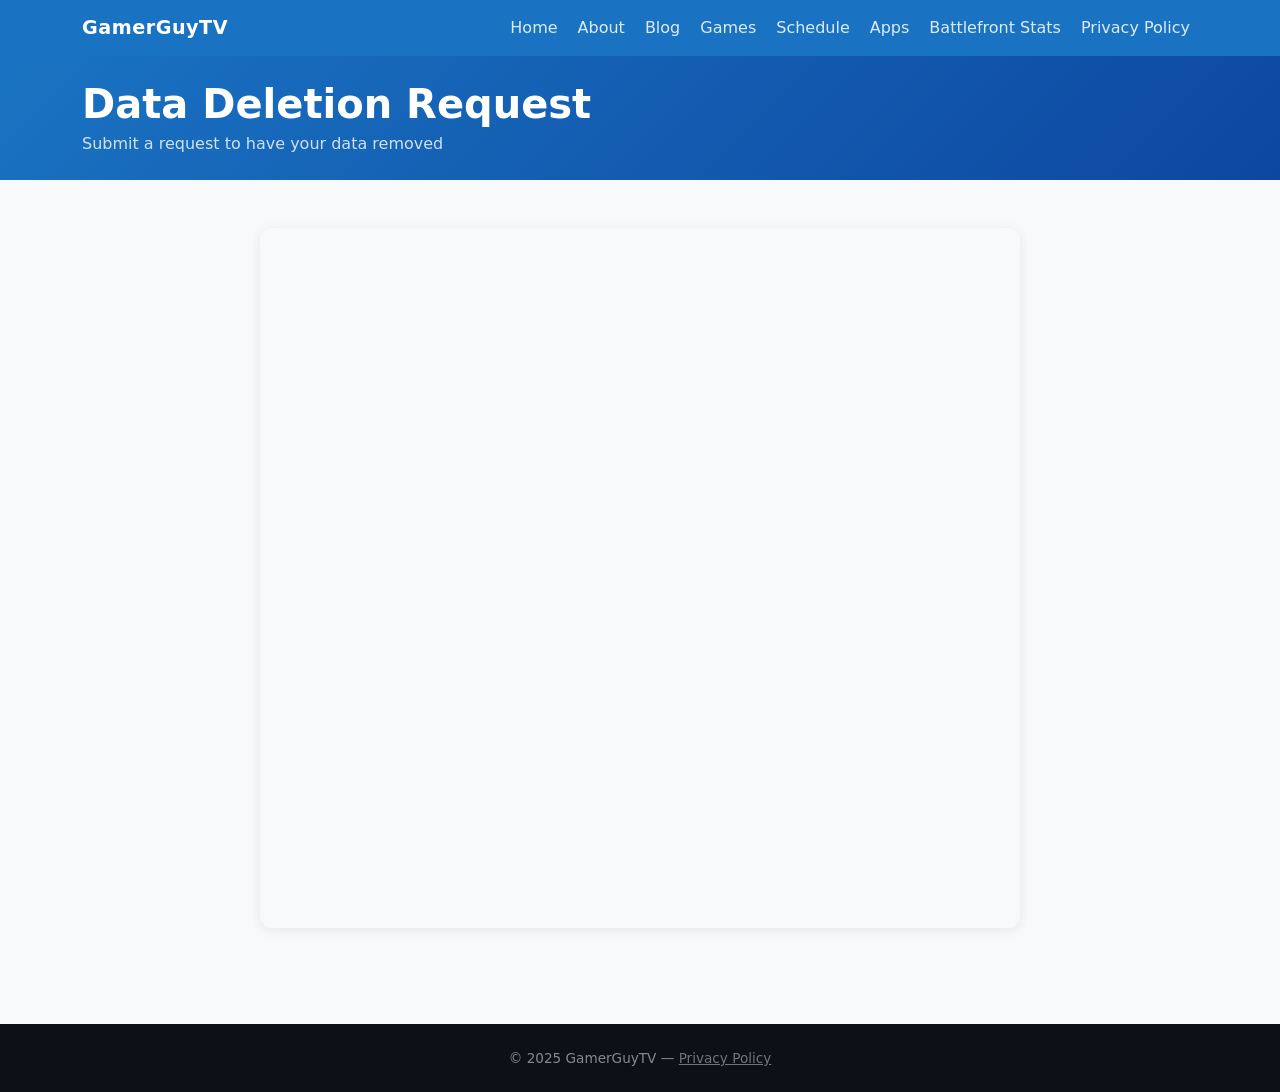
<file: data-deletion-form.html>
<!DOCTYPE html>
<html lang="en">
<head>
  <meta charset="UTF-8">
  <meta name="viewport" content="width=device-width, initial-scale=1.0">
  <title>Data Deletion Form – GamerGuyTV</title>
  <meta name="description" content="Request deletion of your data associated with GamerGuyTV's Android apps.">
  <meta property="og:type" content="website">
  <meta property="og:url" content="https://gamerguytv.com/data-deletion-form.html">
  <meta property="og:title" content="Data Deletion Form – GamerGuyTV">
  <meta property="og:description" content="Request deletion of your data associated with GamerGuyTV's Android apps.">
  <link rel="canonical" href="https://gamerguytv.com/data-deletion-form.html">
  <link rel="icon" type="image/png" href="assets/logo.png">
  <meta name="google-adsense-account" content="ca-pub-3997989080158685">
  <script async src="https://pagead2.googlesyndication.com/pagead/js/adsbygoogle.js?client=ca-pub-3997989080158685" crossorigin="anonymous"></script>
  <link href="https://cdn.jsdelivr.net/npm/bootstrap@5.3.3/dist/css/bootstrap.min.css" rel="stylesheet">
  <link href="https://cdn.jsdelivr.net/npm/bootstrap-icons@1.11.3/font/bootstrap-icons.css" rel="stylesheet">
  <link rel="stylesheet" href="styles.css">
</head>
<body>

  <nav class="navbar navbar-expand-md sticky-top">
    <div class="container">
      <a class="navbar-brand text-white" href="index.html">GamerGuyTV</a>
      <button class="navbar-toggler border-0" type="button" data-bs-toggle="collapse" data-bs-target="#navMenu">
        <span class="navbar-toggler-icon" style="filter:invert(1)"></span>
      </button>
      <div class="collapse navbar-collapse" id="navMenu">
        <ul class="navbar-nav ms-auto gap-1">
          <li class="nav-item"><a class="nav-link" href="index.html">Home</a></li>
          <li class="nav-item"><a class="nav-link" href="about.html">About</a></li>
          <li class="nav-item"><a class="nav-link" href="blog.html">Blog</a></li>
          <li class="nav-item"><a class="nav-link" href="games.html">Games</a></li>
          <li class="nav-item"><a class="nav-link" href="schedule.html">Schedule</a></li>
          <li class="nav-item"><a class="nav-link" href="apps.html">Apps</a></li>
          <li class="nav-item"><a class="nav-link" href="battlefront-stats.html">Battlefront Stats</a></li>
          <li class="nav-item"><a class="nav-link" href="privacy-policy.html">Privacy Policy</a></li>
        </ul>
      </div>
    </div>
  </nav>

  <section class="hero-section py-4">
    <div class="container">
      <h1 class="fw-bold mb-1">Data Deletion Request</h1>
      <p class="mb-0" style="opacity:0.8">Submit a request to have your data removed</p>
    </div>
  </section>

  <div class="container py-5">
    <div class="form-wrapper">
      <iframe
        src="https://docs.google.com/forms/d/e/1FAIpQLSeiSiu2a-M0ER08y78ExfDflsu-aP2cjVywi7lmvQgeTLBWlQ/viewform?embedded=true"
        title="Data Removal Request">
      </iframe>
    </div>
  </div>

  <footer class="py-4 mt-5">
    <div class="container text-center">
      &copy; 2025 GamerGuyTV &mdash; <a href="privacy-policy.html" class="text-secondary">Privacy Policy</a>
    </div>
  </footer>

  <script src="https://cdn.jsdelivr.net/npm/bootstrap@5.3.3/dist/js/bootstrap.bundle.min.js"></script>
</body>
</html>
</file>
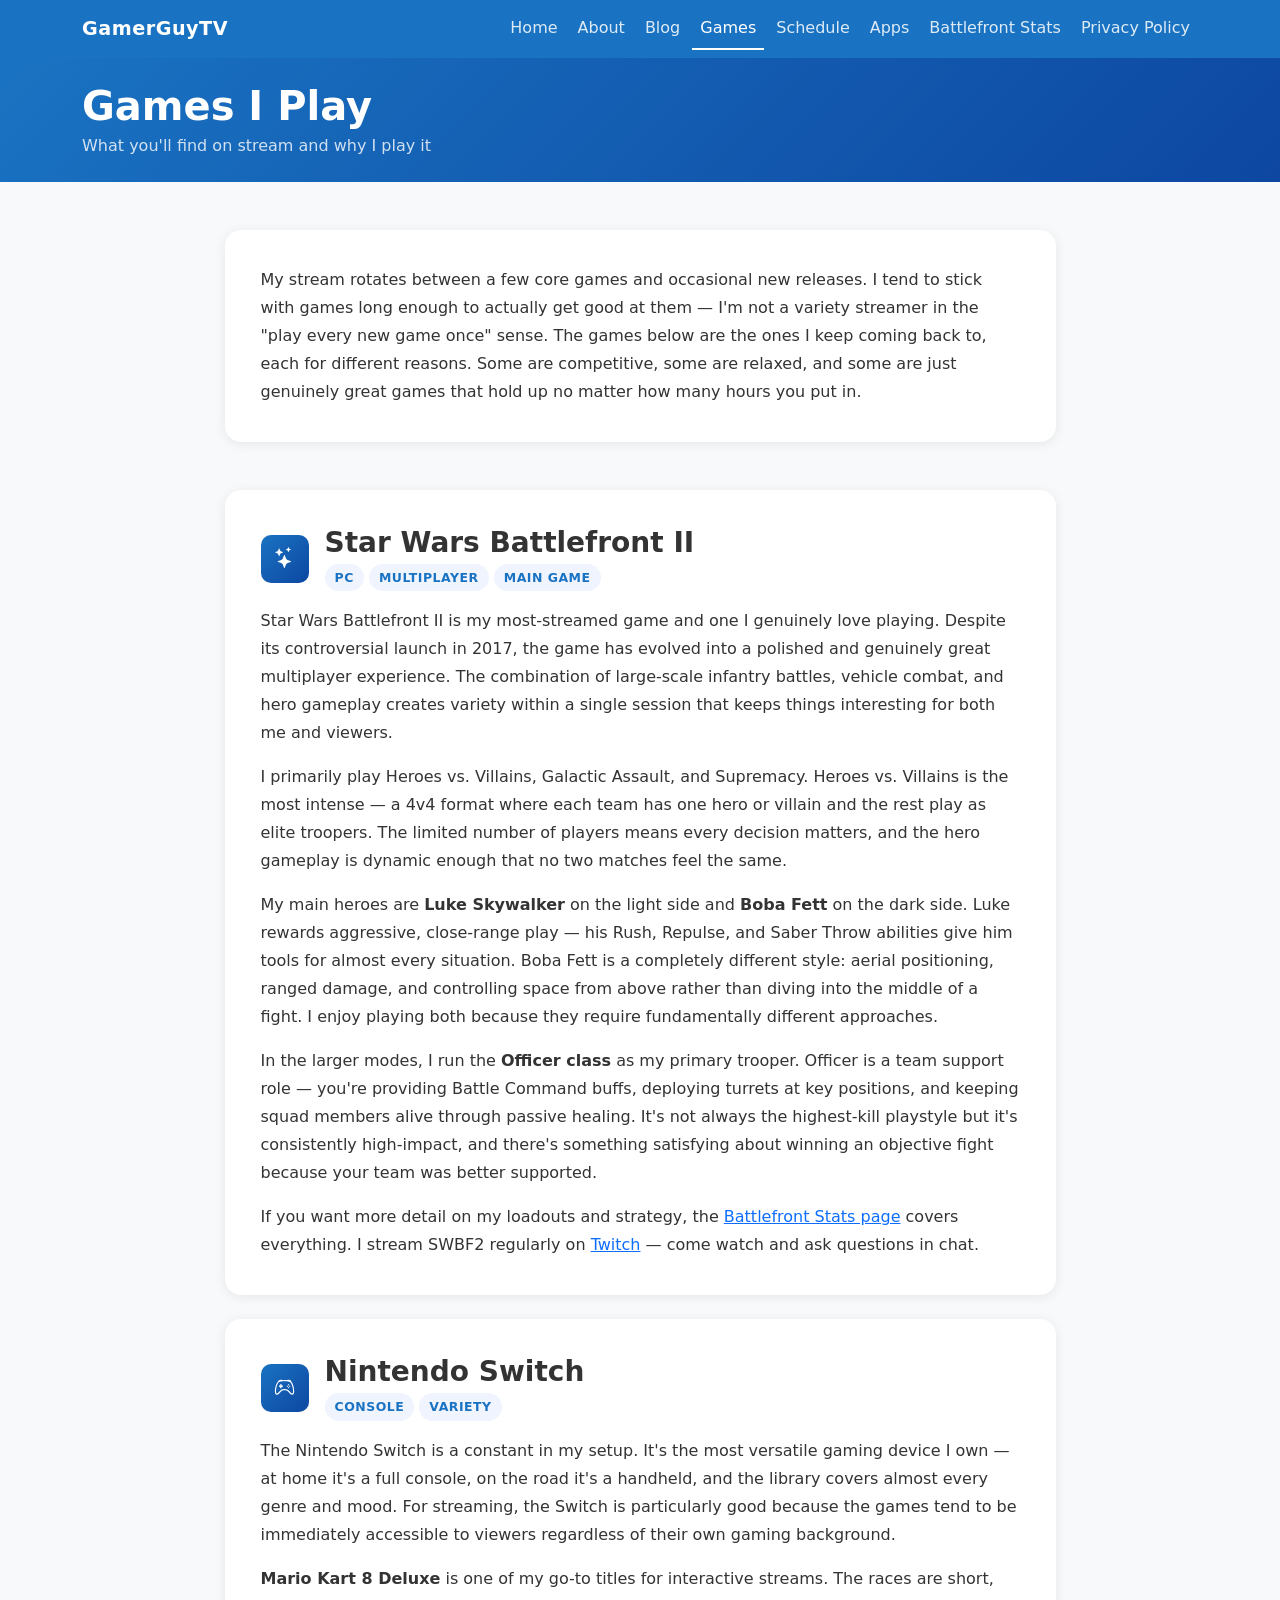
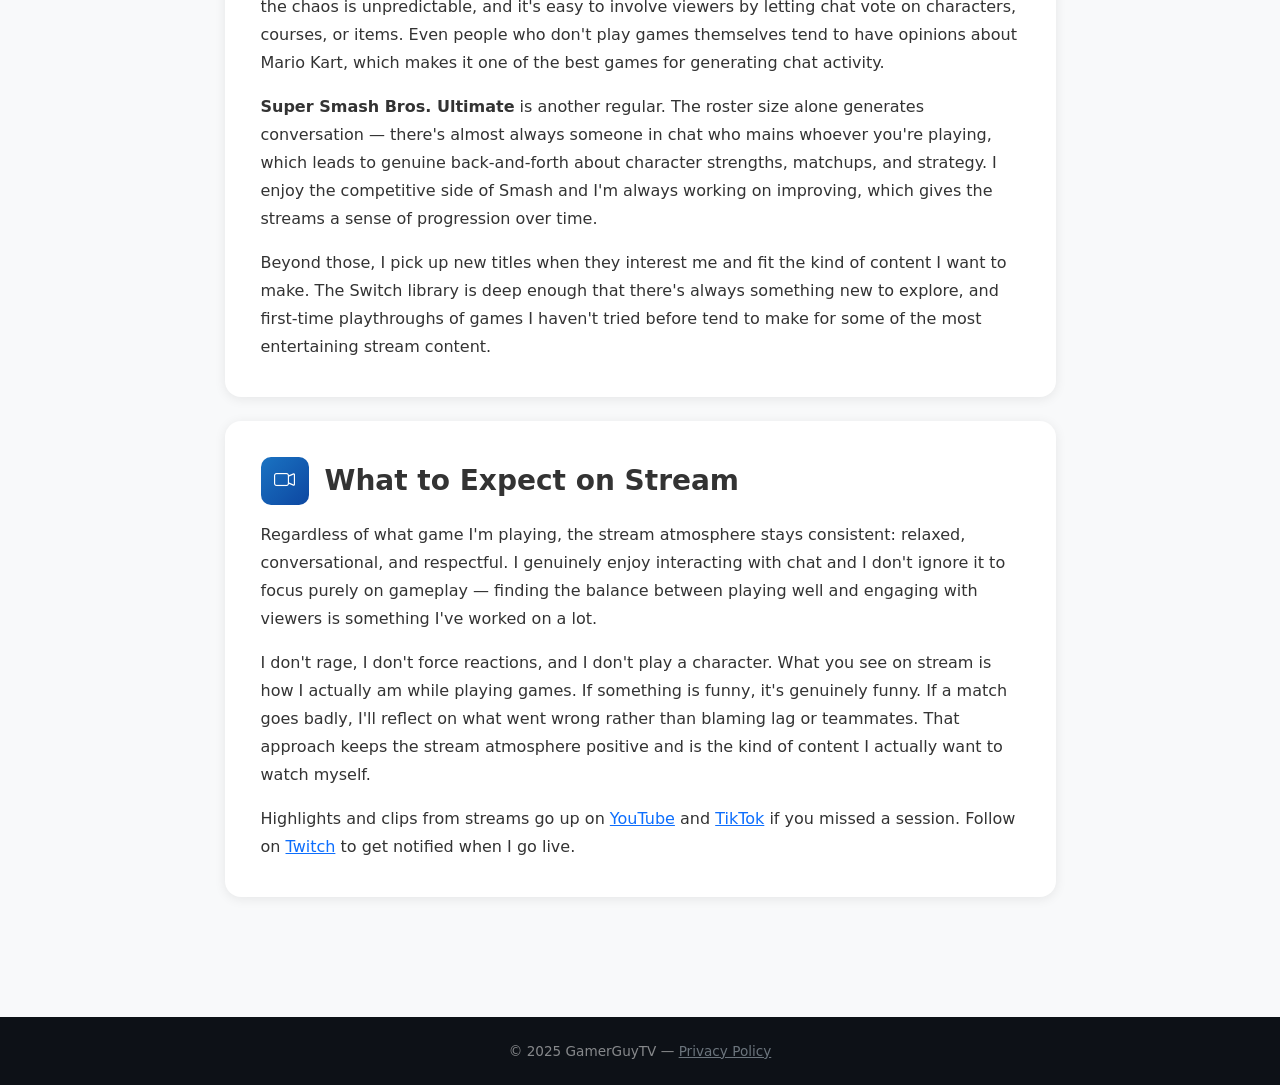
<file: games.html>
<!DOCTYPE html>
<html lang="en">
<head>
  <meta charset="UTF-8">
  <meta name="viewport" content="width=device-width, initial-scale=1.0">
  <title>Games I Play – GamerGuyTV</title>
  <meta name="description" content="The games GamerGuyTV streams — Star Wars Battlefront II, Nintendo Switch titles, and more. Find out what to expect on stream.">
  <meta property="og:type" content="website">
  <meta property="og:url" content="https://gamerguytv.com/games.html">
  <meta property="og:title" content="Games I Play – GamerGuyTV">
  <meta property="og:description" content="The games GamerGuyTV streams — Star Wars Battlefront II, Nintendo Switch titles, and more. Find out what to expect on stream.">
  <meta property="og:image" content="https://gamerguytv.com/assets/logo.png">
  <meta name="twitter:card" content="summary_large_image">
  <meta name="twitter:title" content="Games I Play – GamerGuyTV">
  <meta name="twitter:description" content="Star Wars Battlefront II, Nintendo Switch, and more — GamerGuyTV's game roster.">
  <meta name="twitter:image" content="https://gamerguytv.com/assets/logo.png">
  <link rel="canonical" href="https://gamerguytv.com/games.html">
  <link rel="icon" type="image/png" href="assets/logo.png">
  <meta name="google-adsense-account" content="ca-pub-3997989080158685">
  <script async src="https://pagead2.googlesyndication.com/pagead/js/adsbygoogle.js?client=ca-pub-3997989080158685" crossorigin="anonymous"></script>
  <link href="https://cdn.jsdelivr.net/npm/bootstrap@5.3.3/dist/css/bootstrap.min.css" rel="stylesheet">
  <link href="https://cdn.jsdelivr.net/npm/bootstrap-icons@1.11.3/font/bootstrap-icons.css" rel="stylesheet">
  <link rel="stylesheet" href="styles.css">
</head>
<body>

  <nav class="navbar navbar-expand-md sticky-top">
    <div class="container">
      <a class="navbar-brand text-white" href="index.html">GamerGuyTV</a>
      <button class="navbar-toggler border-0" type="button" data-bs-toggle="collapse" data-bs-target="#navMenu">
        <span class="navbar-toggler-icon" style="filter:invert(1)"></span>
      </button>
      <div class="collapse navbar-collapse" id="navMenu">
        <ul class="navbar-nav ms-auto gap-1">
          <li class="nav-item"><a class="nav-link" href="index.html">Home</a></li>
          <li class="nav-item"><a class="nav-link" href="about.html">About</a></li>
          <li class="nav-item"><a class="nav-link" href="blog.html">Blog</a></li>
          <li class="nav-item"><a class="nav-link active" href="games.html">Games</a></li>
          <li class="nav-item"><a class="nav-link" href="schedule.html">Schedule</a></li>
          <li class="nav-item"><a class="nav-link" href="apps.html">Apps</a></li>
          <li class="nav-item"><a class="nav-link" href="battlefront-stats.html">Battlefront Stats</a></li>
          <li class="nav-item"><a class="nav-link" href="privacy-policy.html">Privacy Policy</a></li>
        </ul>
      </div>
    </div>
  </nav>

  <section class="hero-section py-4">
    <div class="container">
      <h1 class="fw-bold mb-1">Games I Play</h1>
      <p class="mb-0" style="opacity:0.8">What you'll find on stream and why I play it</p>
    </div>
  </section>

  <div class="container py-5">

    <!-- Intro -->
    <div class="row justify-content-center mb-5">
      <div class="col-lg-9">
        <div class="about-card">
          <p class="mb-0">My stream rotates between a few core games and occasional new releases. I tend to stick with games long enough to actually get good at them — I'm not a variety streamer in the "play every new game once" sense. The games below are the ones I keep coming back to, each for different reasons. Some are competitive, some are relaxed, and some are just genuinely great games that hold up no matter how many hours you put in.</p>
        </div>
      </div>
    </div>

    <!-- Star Wars Battlefront II -->
    <div class="row justify-content-center mb-4">
      <div class="col-lg-9">
        <div class="about-card">
          <div class="d-flex align-items-center gap-3 mb-3">
            <div class="stat-icon"><i class="bi bi-stars"></i></div>
            <div>
              <h3 class="fw-bold mb-0">Star Wars Battlefront II</h3>
              <span class="blog-tag mt-1 d-inline-block">PC</span>
              <span class="blog-tag mt-1 d-inline-block">Multiplayer</span>
              <span class="blog-tag mt-1 d-inline-block">Main Game</span>
            </div>
          </div>

          <p>Star Wars Battlefront II is my most-streamed game and one I genuinely love playing. Despite its controversial launch in 2017, the game has evolved into a polished and genuinely great multiplayer experience. The combination of large-scale infantry battles, vehicle combat, and hero gameplay creates variety within a single session that keeps things interesting for both me and viewers.</p>

          <p>I primarily play Heroes vs. Villains, Galactic Assault, and Supremacy. Heroes vs. Villains is the most intense — a 4v4 format where each team has one hero or villain and the rest play as elite troopers. The limited number of players means every decision matters, and the hero gameplay is dynamic enough that no two matches feel the same.</p>

          <p>My main heroes are <strong>Luke Skywalker</strong> on the light side and <strong>Boba Fett</strong> on the dark side. Luke rewards aggressive, close-range play — his Rush, Repulse, and Saber Throw abilities give him tools for almost every situation. Boba Fett is a completely different style: aerial positioning, ranged damage, and controlling space from above rather than diving into the middle of a fight. I enjoy playing both because they require fundamentally different approaches.</p>

          <p>In the larger modes, I run the <strong>Officer class</strong> as my primary trooper. Officer is a team support role — you're providing Battle Command buffs, deploying turrets at key positions, and keeping squad members alive through passive healing. It's not always the highest-kill playstyle but it's consistently high-impact, and there's something satisfying about winning an objective fight because your team was better supported.</p>

          <p class="mb-0">If you want more detail on my loadouts and strategy, the <a href="battlefront-stats.html">Battlefront Stats page</a> covers everything. I stream SWBF2 regularly on <a href="https://www.twitch.tv/gamer_guy_tv" target="_blank">Twitch</a> — come watch and ask questions in chat.</p>
        </div>
      </div>
    </div>

    <!-- Nintendo Switch -->
    <div class="row justify-content-center mb-4">
      <div class="col-lg-9">
        <div class="about-card">
          <div class="d-flex align-items-center gap-3 mb-3">
            <div class="stat-icon"><i class="bi bi-controller"></i></div>
            <div>
              <h3 class="fw-bold mb-0">Nintendo Switch</h3>
              <span class="blog-tag mt-1 d-inline-block">Console</span>
              <span class="blog-tag mt-1 d-inline-block">Variety</span>
            </div>
          </div>

          <p>The Nintendo Switch is a constant in my setup. It's the most versatile gaming device I own — at home it's a full console, on the road it's a handheld, and the library covers almost every genre and mood. For streaming, the Switch is particularly good because the games tend to be immediately accessible to viewers regardless of their own gaming background.</p>

          <p><strong>Mario Kart 8 Deluxe</strong> is one of my go-to titles for interactive streams. The races are short, the chaos is unpredictable, and it's easy to involve viewers by letting chat vote on characters, courses, or items. Even people who don't play games themselves tend to have opinions about Mario Kart, which makes it one of the best games for generating chat activity.</p>

          <p><strong>Super Smash Bros. Ultimate</strong> is another regular. The roster size alone generates conversation — there's almost always someone in chat who mains whoever you're playing, which leads to genuine back-and-forth about character strengths, matchups, and strategy. I enjoy the competitive side of Smash and I'm always working on improving, which gives the streams a sense of progression over time.</p>

          <p class="mb-0">Beyond those, I pick up new titles when they interest me and fit the kind of content I want to make. The Switch library is deep enough that there's always something new to explore, and first-time playthroughs of games I haven't tried before tend to make for some of the most entertaining stream content.</p>
        </div>
      </div>
    </div>

    <!-- What to Expect -->
    <div class="row justify-content-center mb-4">
      <div class="col-lg-9">
        <div class="about-card">
          <div class="d-flex align-items-center gap-3 mb-3">
            <div class="stat-icon"><i class="bi bi-camera-video"></i></div>
            <div>
              <h3 class="fw-bold mb-0">What to Expect on Stream</h3>
            </div>
          </div>

          <p>Regardless of what game I'm playing, the stream atmosphere stays consistent: relaxed, conversational, and respectful. I genuinely enjoy interacting with chat and I don't ignore it to focus purely on gameplay — finding the balance between playing well and engaging with viewers is something I've worked on a lot.</p>

          <p>I don't rage, I don't force reactions, and I don't play a character. What you see on stream is how I actually am while playing games. If something is funny, it's genuinely funny. If a match goes badly, I'll reflect on what went wrong rather than blaming lag or teammates. That approach keeps the stream atmosphere positive and is the kind of content I actually want to watch myself.</p>

          <p class="mb-0">Highlights and clips from streams go up on <a href="https://www.youtube.com/@theOGgamerguytv" target="_blank">YouTube</a> and <a href="https://www.tiktok.com/@gamerguytv" target="_blank">TikTok</a> if you missed a session. Follow on <a href="https://www.twitch.tv/gamer_guy_tv" target="_blank">Twitch</a> to get notified when I go live.</p>
        </div>
      </div>
    </div>

  </div>

  <footer class="py-4 mt-5">
    <div class="container text-center">
      &copy; 2025 GamerGuyTV &mdash; <a href="privacy-policy.html" class="text-secondary">Privacy Policy</a>
    </div>
  </footer>

  <script src="https://cdn.jsdelivr.net/npm/bootstrap@5.3.3/dist/js/bootstrap.bundle.min.js"></script>
</body>
</html>
</file>
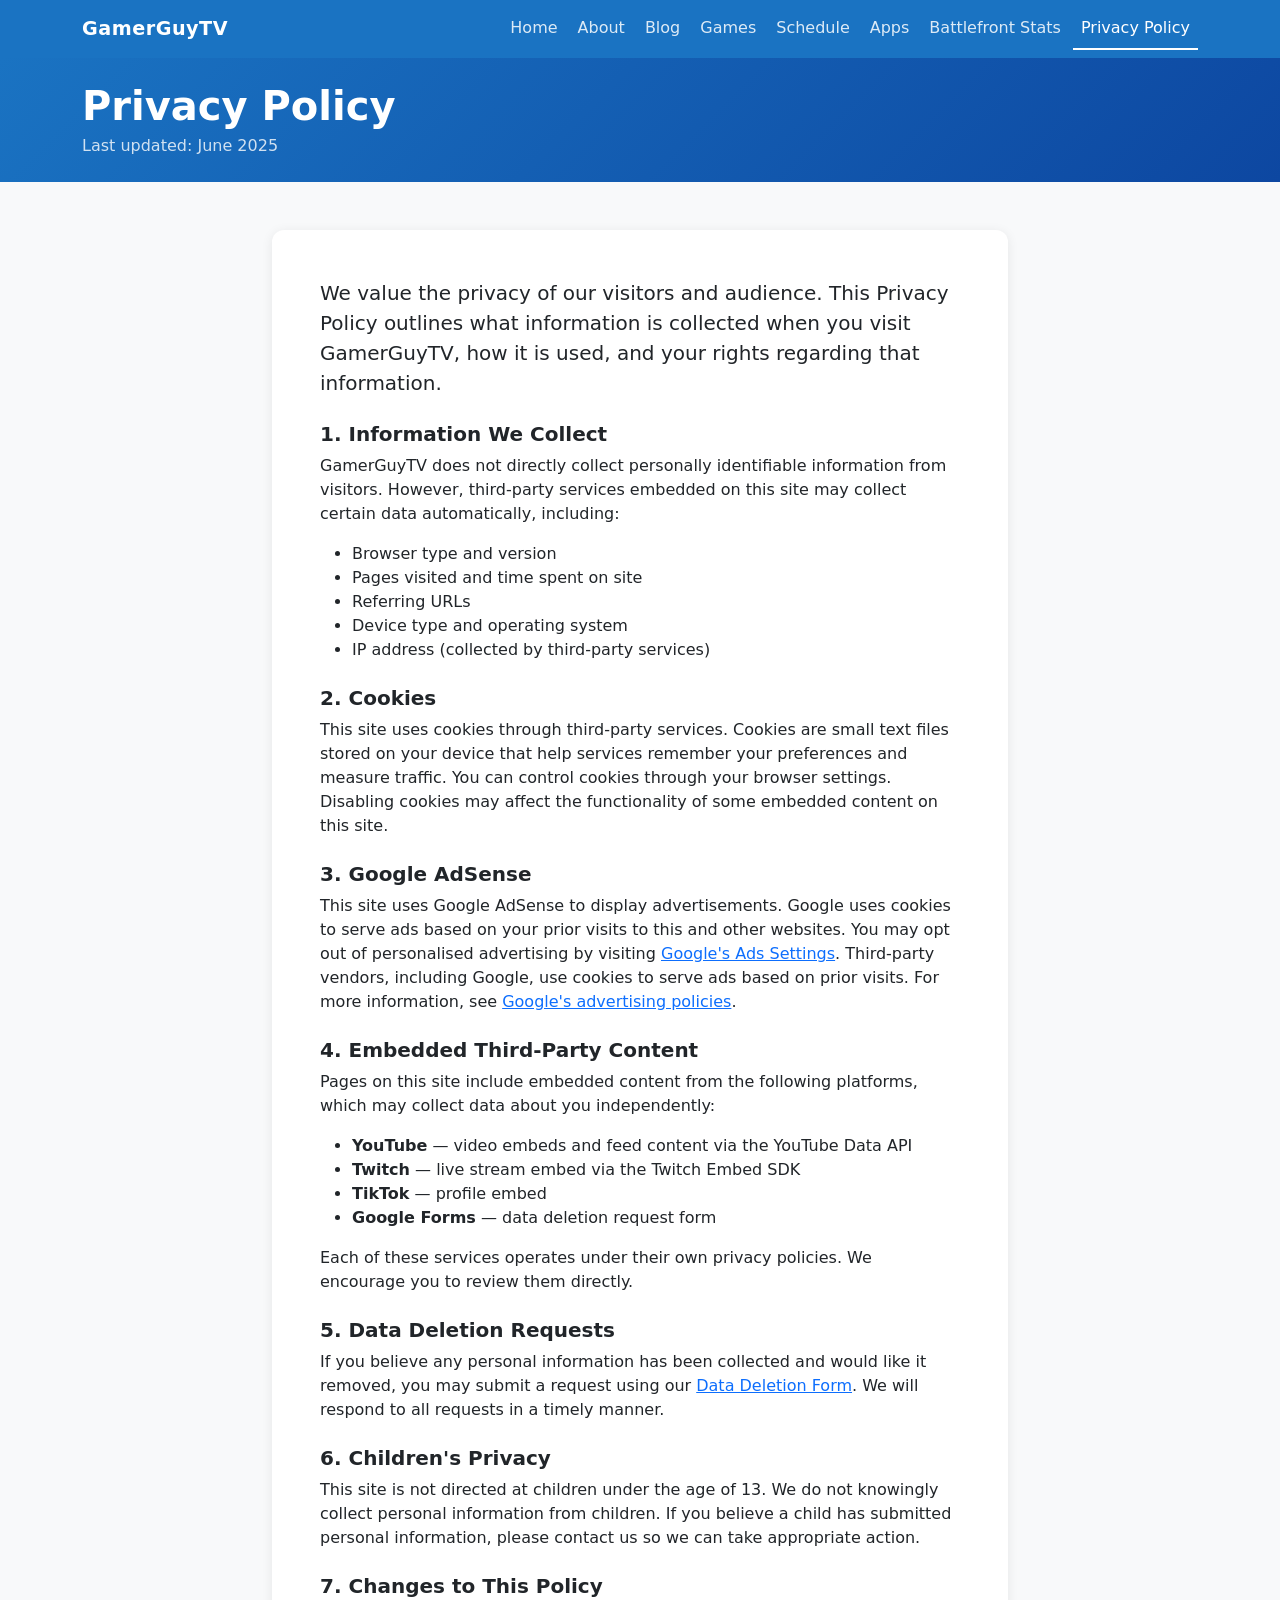
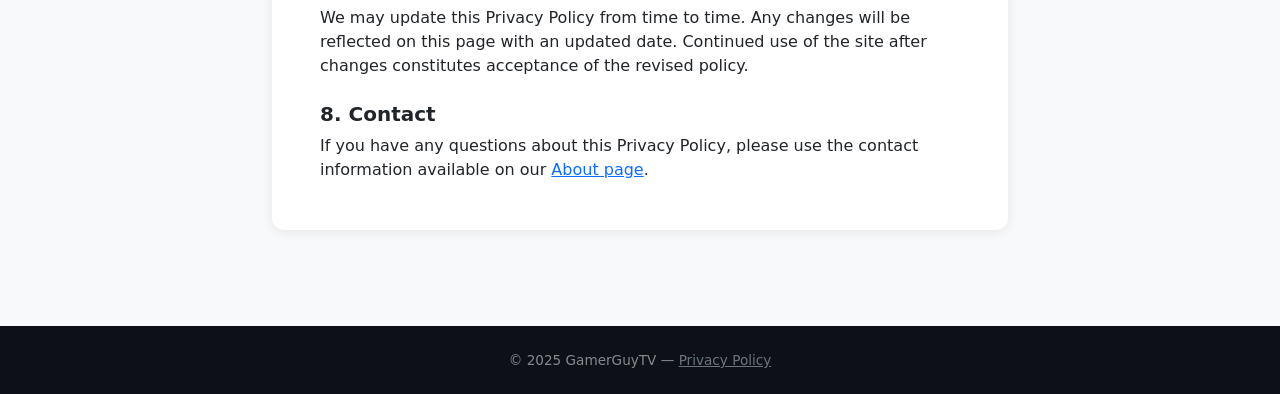
<file: privacy-policy.html>
<!DOCTYPE html>
<html lang="en">
<head>
  <meta charset="UTF-8">
  <meta name="viewport" content="width=device-width, initial-scale=1.0">
  <title>Privacy Policy – GamerGuyTV</title>
  <meta name="description" content="Privacy policy for GamerGuyTV and its associated Android apps.">
  <meta property="og:type" content="website">
  <meta property="og:url" content="https://gamerguytv.com/privacy-policy.html">
  <meta property="og:title" content="Privacy Policy – GamerGuyTV">
  <meta property="og:description" content="Privacy policy for GamerGuyTV and its associated Android apps.">
  <meta property="og:image" content="https://gamerguytv.com/assets/logo.png">
  <link rel="canonical" href="https://gamerguytv.com/privacy-policy.html">
  <link rel="icon" type="image/png" href="assets/logo.png">
  <meta name="google-adsense-account" content="ca-pub-3997989080158685">
  <script async src="https://pagead2.googlesyndication.com/pagead/js/adsbygoogle.js?client=ca-pub-3997989080158685" crossorigin="anonymous"></script>
  <link href="https://cdn.jsdelivr.net/npm/bootstrap@5.3.3/dist/css/bootstrap.min.css" rel="stylesheet">
  <link href="https://cdn.jsdelivr.net/npm/bootstrap-icons@1.11.3/font/bootstrap-icons.css" rel="stylesheet">
  <link rel="stylesheet" href="styles.css">
</head>
<body>

  <nav class="navbar navbar-expand-md sticky-top">
    <div class="container">
      <a class="navbar-brand text-white" href="index.html">GamerGuyTV</a>
      <button class="navbar-toggler border-0" type="button" data-bs-toggle="collapse" data-bs-target="#navMenu">
        <span class="navbar-toggler-icon" style="filter:invert(1)"></span>
      </button>
      <div class="collapse navbar-collapse" id="navMenu">
        <ul class="navbar-nav ms-auto gap-1">
          <li class="nav-item"><a class="nav-link" href="index.html">Home</a></li>
          <li class="nav-item"><a class="nav-link" href="about.html">About</a></li>
          <li class="nav-item"><a class="nav-link" href="blog.html">Blog</a></li>
          <li class="nav-item"><a class="nav-link" href="games.html">Games</a></li>
          <li class="nav-item"><a class="nav-link" href="schedule.html">Schedule</a></li>
          <li class="nav-item"><a class="nav-link" href="apps.html">Apps</a></li>
          <li class="nav-item"><a class="nav-link" href="battlefront-stats.html">Battlefront Stats</a></li>
          <li class="nav-item"><a class="nav-link active" href="privacy-policy.html">Privacy Policy</a></li>
        </ul>
      </div>
    </div>
  </nav>

  <section class="hero-section py-4">
    <div class="container">
      <h1 class="fw-bold mb-1">Privacy Policy</h1>
      <p class="mb-0" style="opacity:0.8">Last updated: June 2025</p>
    </div>
  </section>

  <div class="container py-5">
    <div class="row justify-content-center">
      <div class="col-lg-8">
        <div class="policy-card p-4 p-md-5">

          <p class="lead mb-4">We value the privacy of our visitors and audience. This Privacy Policy outlines what information is collected when you visit GamerGuyTV, how it is used, and your rights regarding that information.</p>

          <h5 class="fw-bold mt-4 mb-2">1. Information We Collect</h5>
          <p>GamerGuyTV does not directly collect personally identifiable information from visitors. However, third-party services embedded on this site may collect certain data automatically, including:</p>
          <ul>
            <li>Browser type and version</li>
            <li>Pages visited and time spent on site</li>
            <li>Referring URLs</li>
            <li>Device type and operating system</li>
            <li>IP address (collected by third-party services)</li>
          </ul>

          <h5 class="fw-bold mt-4 mb-2">2. Cookies</h5>
          <p>This site uses cookies through third-party services. Cookies are small text files stored on your device that help services remember your preferences and measure traffic. You can control cookies through your browser settings. Disabling cookies may affect the functionality of some embedded content on this site.</p>

          <h5 class="fw-bold mt-4 mb-2">3. Google AdSense</h5>
          <p>This site uses Google AdSense to display advertisements. Google uses cookies to serve ads based on your prior visits to this and other websites. You may opt out of personalised advertising by visiting <a href="https://www.google.com/settings/ads" target="_blank">Google's Ads Settings</a>. Third-party vendors, including Google, use cookies to serve ads based on prior visits. For more information, see <a href="https://policies.google.com/technologies/ads" target="_blank">Google's advertising policies</a>.</p>

          <h5 class="fw-bold mt-4 mb-2">4. Embedded Third-Party Content</h5>
          <p>Pages on this site include embedded content from the following platforms, which may collect data about you independently:</p>
          <ul>
            <li><strong>YouTube</strong> — video embeds and feed content via the YouTube Data API</li>
            <li><strong>Twitch</strong> — live stream embed via the Twitch Embed SDK</li>
            <li><strong>TikTok</strong> — profile embed</li>
            <li><strong>Google Forms</strong> — data deletion request form</li>
          </ul>
          <p>Each of these services operates under their own privacy policies. We encourage you to review them directly.</p>

          <h5 class="fw-bold mt-4 mb-2">5. Data Deletion Requests</h5>
          <p>If you believe any personal information has been collected and would like it removed, you may submit a request using our <a href="data-deletion-form.html">Data Deletion Form</a>. We will respond to all requests in a timely manner.</p>

          <h5 class="fw-bold mt-4 mb-2">6. Children's Privacy</h5>
          <p>This site is not directed at children under the age of 13. We do not knowingly collect personal information from children. If you believe a child has submitted personal information, please contact us so we can take appropriate action.</p>

          <h5 class="fw-bold mt-4 mb-2">7. Changes to This Policy</h5>
          <p>We may update this Privacy Policy from time to time. Any changes will be reflected on this page with an updated date. Continued use of the site after changes constitutes acceptance of the revised policy.</p>

          <h5 class="fw-bold mt-4 mb-2">8. Contact</h5>
          <p class="mb-0">If you have any questions about this Privacy Policy, please use the contact information available on our <a href="about.html">About page</a>.</p>

        </div>
      </div>
    </div>
  </div>

  <footer class="py-4 mt-5">
    <div class="container text-center">
      &copy; 2025 GamerGuyTV &mdash; <a href="privacy-policy.html" class="text-secondary">Privacy Policy</a>
    </div>
  </footer>

  <script src="https://cdn.jsdelivr.net/npm/bootstrap@5.3.3/dist/js/bootstrap.bundle.min.js"></script>
</body>
</html>
</file>
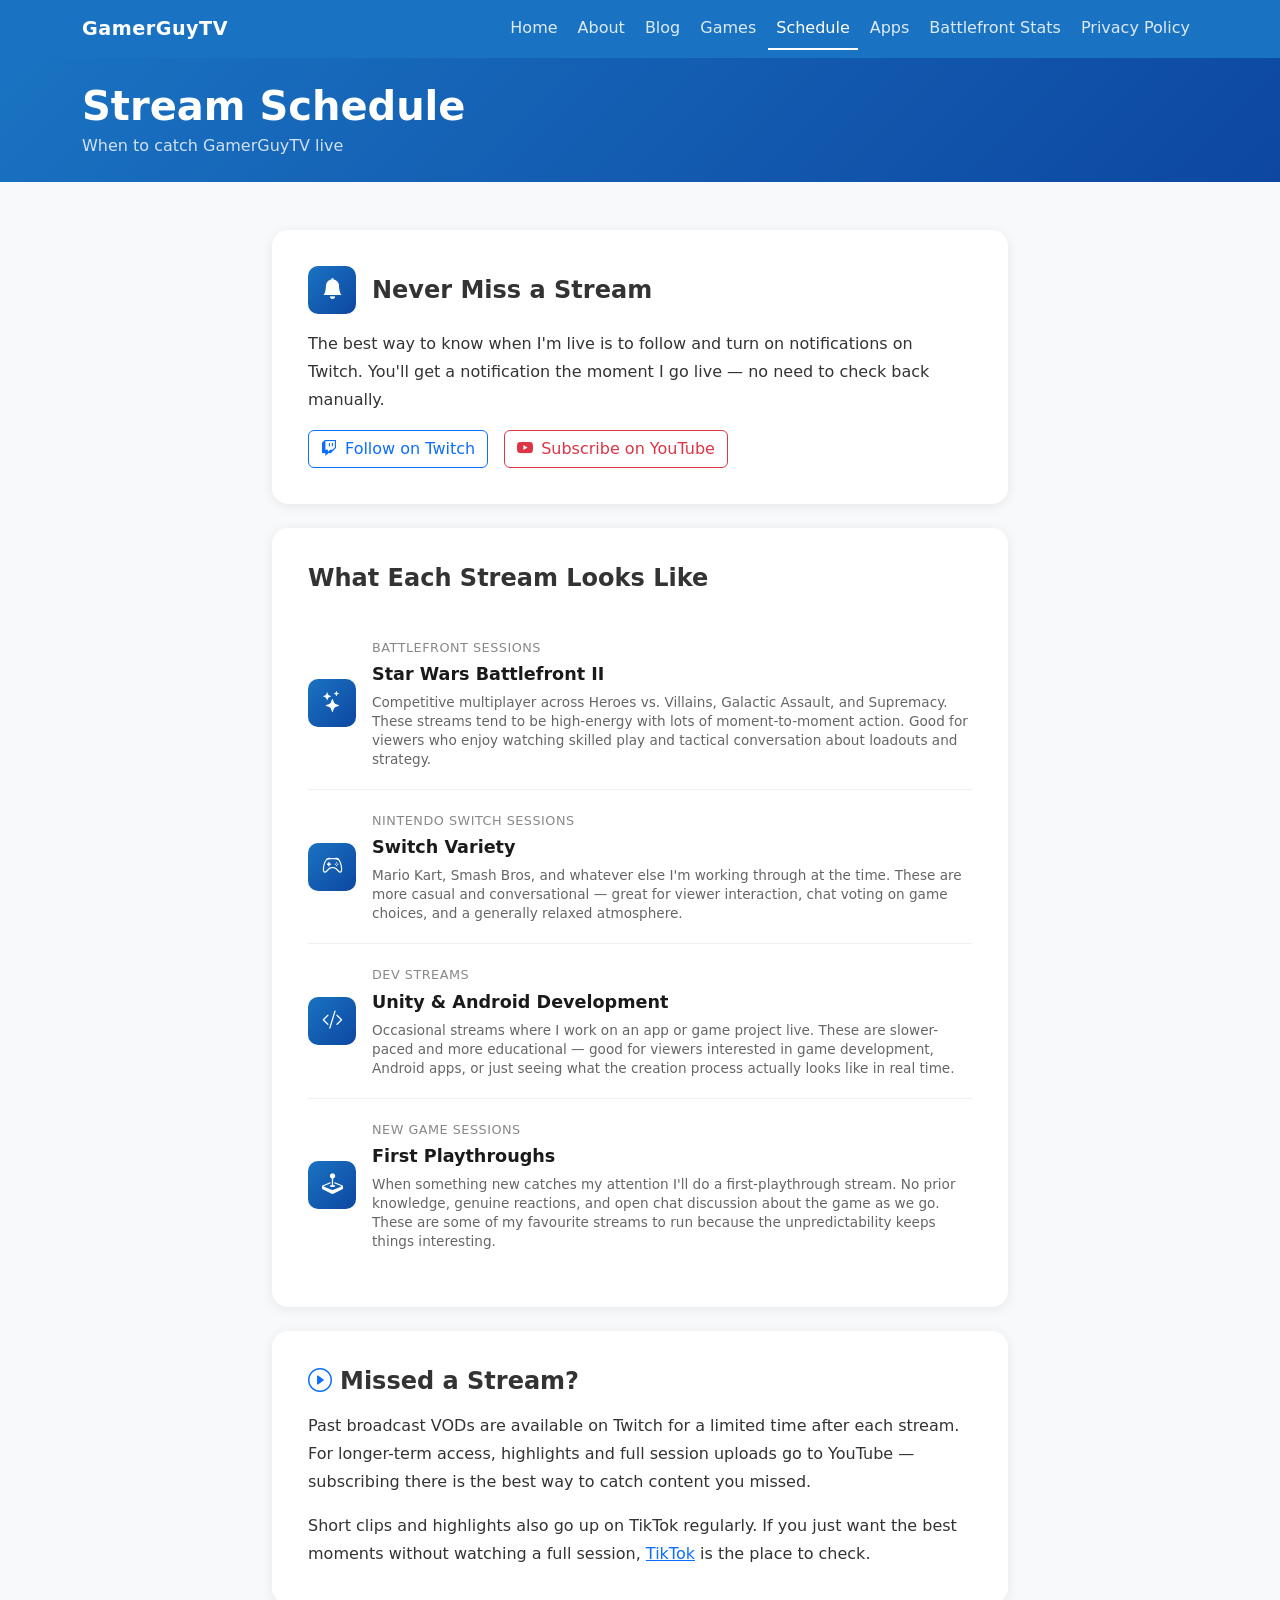
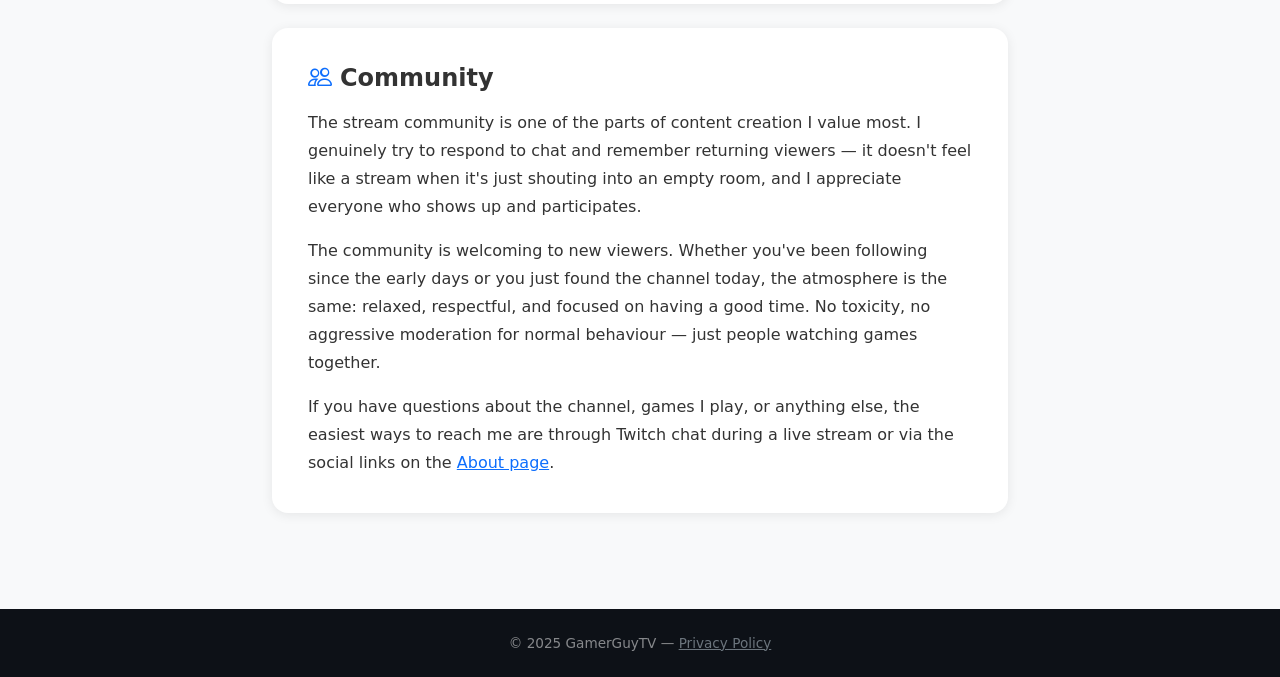
<file: schedule.html>
<!DOCTYPE html>
<html lang="en">
<head>
  <meta charset="UTF-8">
  <meta name="viewport" content="width=device-width, initial-scale=1.0">
  <title>Stream Schedule – GamerGuyTV</title>
  <meta name="description" content="GamerGuyTV's streaming schedule on Twitch and YouTube — find out when to tune in and what to expect.">
  <meta property="og:type" content="website">
  <meta property="og:url" content="https://gamerguytv.com/schedule.html">
  <meta property="og:title" content="Stream Schedule – GamerGuyTV">
  <meta property="og:description" content="GamerGuyTV's streaming schedule on Twitch and YouTube — find out when to tune in and what to expect.">
  <meta property="og:image" content="https://gamerguytv.com/assets/logo.png">
  <meta name="twitter:card" content="summary_large_image">
  <meta name="twitter:title" content="Stream Schedule – GamerGuyTV">
  <meta name="twitter:description" content="When to catch GamerGuyTV live on Twitch and YouTube.">
  <meta name="twitter:image" content="https://gamerguytv.com/assets/logo.png">
  <link rel="canonical" href="https://gamerguytv.com/schedule.html">
  <link rel="icon" type="image/png" href="assets/logo.png">
  <meta name="google-adsense-account" content="ca-pub-3997989080158685">
  <script async src="https://pagead2.googlesyndication.com/pagead/js/adsbygoogle.js?client=ca-pub-3997989080158685" crossorigin="anonymous"></script>
  <link href="https://cdn.jsdelivr.net/npm/bootstrap@5.3.3/dist/css/bootstrap.min.css" rel="stylesheet">
  <link href="https://cdn.jsdelivr.net/npm/bootstrap-icons@1.11.3/font/bootstrap-icons.css" rel="stylesheet">
  <link rel="stylesheet" href="styles.css">
</head>
<body>

  <nav class="navbar navbar-expand-md sticky-top">
    <div class="container">
      <a class="navbar-brand text-white" href="index.html">GamerGuyTV</a>
      <button class="navbar-toggler border-0" type="button" data-bs-toggle="collapse" data-bs-target="#navMenu">
        <span class="navbar-toggler-icon" style="filter:invert(1)"></span>
      </button>
      <div class="collapse navbar-collapse" id="navMenu">
        <ul class="navbar-nav ms-auto gap-1">
          <li class="nav-item"><a class="nav-link" href="index.html">Home</a></li>
          <li class="nav-item"><a class="nav-link" href="about.html">About</a></li>
          <li class="nav-item"><a class="nav-link" href="blog.html">Blog</a></li>
          <li class="nav-item"><a class="nav-link" href="games.html">Games</a></li>
          <li class="nav-item"><a class="nav-link active" href="schedule.html">Schedule</a></li>
          <li class="nav-item"><a class="nav-link" href="apps.html">Apps</a></li>
          <li class="nav-item"><a class="nav-link" href="battlefront-stats.html">Battlefront Stats</a></li>
          <li class="nav-item"><a class="nav-link" href="privacy-policy.html">Privacy Policy</a></li>
        </ul>
      </div>
    </div>
  </nav>

  <section class="hero-section py-4">
    <div class="container">
      <h1 class="fw-bold mb-1">Stream Schedule</h1>
      <p class="mb-0" style="opacity:0.8">When to catch GamerGuyTV live</p>
    </div>
  </section>

  <div class="container py-5">
    <div class="row justify-content-center">
      <div class="col-lg-8">

        <!-- Follow notice -->
        <div class="about-card mb-4">
          <div class="d-flex align-items-center gap-3 mb-3">
            <div class="stat-icon"><i class="bi bi-bell-fill"></i></div>
            <h4 class="fw-bold mb-0">Never Miss a Stream</h4>
          </div>
          <p>The best way to know when I'm live is to follow and turn on notifications on Twitch. You'll get a notification the moment I go live — no need to check back manually.</p>
          <div class="d-flex flex-wrap gap-3 mt-3">
            <a href="https://www.twitch.tv/gamer_guy_tv" target="_blank" class="btn btn-outline-primary">
              <i class="bi bi-twitch me-2"></i>Follow on Twitch
            </a>
            <a href="https://www.youtube.com/@theOGgamerguytv" target="_blank" class="btn btn-outline-danger">
              <i class="bi bi-youtube me-2"></i>Subscribe on YouTube
            </a>
          </div>
        </div>

        <!-- What each stream looks like -->
        <div class="about-card mb-4">
          <h4 class="fw-bold mb-4">What Each Stream Looks Like</h4>

          <div class="stat-item">
            <div class="stat-icon"><i class="bi bi-stars"></i></div>
            <div>
              <div class="stat-label">Battlefront Sessions</div>
              <div class="stat-value">Star Wars Battlefront II</div>
              <div class="stat-desc">Competitive multiplayer across Heroes vs. Villains, Galactic Assault, and Supremacy. These streams tend to be high-energy with lots of moment-to-moment action. Good for viewers who enjoy watching skilled play and tactical conversation about loadouts and strategy.</div>
            </div>
          </div>

          <div class="stat-item">
            <div class="stat-icon"><i class="bi bi-controller"></i></div>
            <div>
              <div class="stat-label">Nintendo Switch Sessions</div>
              <div class="stat-value">Switch Variety</div>
              <div class="stat-desc">Mario Kart, Smash Bros, and whatever else I'm working through at the time. These are more casual and conversational — great for viewer interaction, chat voting on game choices, and a generally relaxed atmosphere.</div>
            </div>
          </div>

          <div class="stat-item">
            <div class="stat-icon"><i class="bi bi-code-slash"></i></div>
            <div>
              <div class="stat-label">Dev Streams</div>
              <div class="stat-value">Unity &amp; Android Development</div>
              <div class="stat-desc">Occasional streams where I work on an app or game project live. These are slower-paced and more educational — good for viewers interested in game development, Android apps, or just seeing what the creation process actually looks like in real time.</div>
            </div>
          </div>

          <div class="stat-item" style="border-bottom:none">
            <div class="stat-icon"><i class="bi bi-joystick"></i></div>
            <div>
              <div class="stat-label">New Game Sessions</div>
              <div class="stat-value">First Playthroughs</div>
              <div class="stat-desc">When something new catches my attention I'll do a first-playthrough stream. No prior knowledge, genuine reactions, and open chat discussion about the game as we go. These are some of my favourite streams to run because the unpredictability keeps things interesting.</div>
            </div>
          </div>
        </div>

        <!-- VODs and catch-up -->
        <div class="about-card mb-4">
          <h4 class="fw-bold mb-3"><i class="bi bi-play-circle me-2 text-primary"></i>Missed a Stream?</h4>
          <p>Past broadcast VODs are available on Twitch for a limited time after each stream. For longer-term access, highlights and full session uploads go to YouTube — subscribing there is the best way to catch content you missed.</p>
          <p class="mb-0">Short clips and highlights also go up on TikTok regularly. If you just want the best moments without watching a full session, <a href="https://www.tiktok.com/@gamerguytv" target="_blank">TikTok</a> is the place to check.</p>
        </div>

        <!-- Community -->
        <div class="about-card">
          <h4 class="fw-bold mb-3"><i class="bi bi-people me-2 text-primary"></i>Community</h4>
          <p>The stream community is one of the parts of content creation I value most. I genuinely try to respond to chat and remember returning viewers — it doesn't feel like a stream when it's just shouting into an empty room, and I appreciate everyone who shows up and participates.</p>
          <p>The community is welcoming to new viewers. Whether you've been following since the early days or you just found the channel today, the atmosphere is the same: relaxed, respectful, and focused on having a good time. No toxicity, no aggressive moderation for normal behaviour — just people watching games together.</p>
          <p class="mb-0">If you have questions about the channel, games I play, or anything else, the easiest ways to reach me are through Twitch chat during a live stream or via the social links on the <a href="about.html">About page</a>.</p>
        </div>

      </div>
    </div>
  </div>

  <footer class="py-4 mt-5">
    <div class="container text-center">
      &copy; 2025 GamerGuyTV &mdash; <a href="privacy-policy.html" class="text-secondary">Privacy Policy</a>
    </div>
  </footer>

  <script src="https://cdn.jsdelivr.net/npm/bootstrap@5.3.3/dist/js/bootstrap.bundle.min.js"></script>
</body>
</html>
</file>
<file: styles.css>
:root {
  --brand-blue: #1a73c2;
  --brand-dark: #0d1117;
}

body {
  background: #f8f9fa;
}

/* Navbar */
.navbar {
  background: var(--brand-blue) !important;
}

.navbar-brand {
  font-weight: 700;
  font-size: 1.2rem;
  letter-spacing: 0.5px;
}

.nav-link {
  color: rgba(255,255,255,0.85) !important;
  font-weight: 500;
}

.nav-link:hover,
.nav-link.active {
  color: #fff !important;
}

.nav-link.active {
  border-bottom: 2px solid #fff;
}

/* Hero */
.hero-section {
  background: linear-gradient(135deg, #1a73c2 0%, #0d47a1 100%);
  color: white;
  padding: 60px 0 48px;
}

.hero-logo {
  width: 220px;
  height: 220px;
  object-fit: cover;
  border-radius: 16px;
  box-shadow: 0 8px 32px rgba(0,0,0,0.3);
}

.hero-tagline {
  font-size: 1.1rem;
  opacity: 0.9;
  max-width: 420px;
}

.social-btn {
  font-weight: 600;
  padding: 10px 22px;
  border-radius: 8px;
}

/* Section headings */
.section-title {
  font-weight: 700;
  color: #1a1a2e;
  position: relative;
  display: inline-block;
  padding-bottom: 8px;
}

.section-title::after {
  content: '';
  position: absolute;
  bottom: 0;
  left: 0;
  width: 48px;
  height: 3px;
  background: var(--brand-blue);
  border-radius: 2px;
}

/* Video cards */
.video-card {
  border: none;
  border-radius: 12px;
  overflow: hidden;
  box-shadow: 0 2px 12px rgba(0,0,0,0.08);
  transition: transform 0.2s, box-shadow 0.2s;
  text-decoration: none;
  color: inherit;
  display: block;
  background: #fff;
}

.video-card:hover {
  transform: translateY(-4px);
  box-shadow: 0 8px 24px rgba(0,0,0,0.15);
  color: inherit;
}

.video-card img {
  width: 100%;
  aspect-ratio: 16/9;
  object-fit: cover;
}

.video-card-body {
  padding: 12px 14px 14px;
}

.video-card-title {
  font-size: 0.9rem;
  font-weight: 600;
  color: #1a1a1a;
  line-height: 1.4;
  display: -webkit-box;
  -webkit-line-clamp: 2;
  -webkit-box-orient: vertical;
  overflow: hidden;
}

.video-card-date {
  font-size: 0.78rem;
  color: #888;
  margin-top: 4px;
}

#yt-loading, #yt-error {
  text-align: center;
  padding: 32px;
  color: #888;
}

/* Twitch embed */
.twitch-wrapper {
  border-radius: 12px;
  overflow: hidden;
  box-shadow: 0 2px 12px rgba(0,0,0,0.12);
}

/* TikTok embed */
.tiktok-wrapper {
  display: flex;
  justify-content: center;
}

.tiktok-wrapper iframe {
  border: none;
  border-radius: 12px;
  width: 780px;
  max-width: 100%;
  height: 740px;
}

/* Stats page */
.stats-card {
  border: none;
  border-radius: 12px;
  box-shadow: 0 2px 12px rgba(0,0,0,0.08);
  background: #fff;
}

.stat-item {
  display: flex;
  align-items: center;
  gap: 16px;
  padding: 20px 0;
  border-bottom: 1px solid #f0f0f0;
}

.stat-item:last-child {
  border-bottom: none;
}

.stat-icon {
  width: 48px;
  height: 48px;
  background: linear-gradient(135deg, #1a73c2, #0d47a1);
  border-radius: 10px;
  display: flex;
  align-items: center;
  justify-content: center;
  color: white;
  font-size: 1.3rem;
  flex-shrink: 0;
}

.stat-label {
  font-size: 0.8rem;
  color: #888;
  text-transform: uppercase;
  letter-spacing: 0.5px;
}

.stat-value {
  font-size: 1.1rem;
  font-weight: 700;
  color: #1a1a1a;
}

.stat-desc {
  font-size: 0.85rem;
  color: #666;
  margin-top: 3px;
  line-height: 1.4;
}

/* Policy */
.policy-card {
  border: none;
  border-radius: 12px;
  box-shadow: 0 2px 12px rgba(0,0,0,0.08);
  background: #fff;
}

/* Form page */
.form-wrapper {
  display: flex;
  justify-content: center;
}

.form-wrapper iframe {
  width: 100%;
  max-width: 760px;
  height: 700px;
  border: none;
  border-radius: 12px;
  box-shadow: 0 2px 12px rgba(0,0,0,0.08);
}

/* About page */
.about-avatar {
  width: 180px;
  height: 180px;
  border-radius: 50%;
  object-fit: cover;
  box-shadow: 0 4px 20px rgba(0,0,0,0.15);
  border: 4px solid #fff;
}

.about-card {
  background: #fff;
  border-radius: 16px;
  box-shadow: 0 2px 12px rgba(0,0,0,0.08);
  padding: 36px;
  line-height: 1.75;
  color: #333;
}

.about-tag {
  background: #f0f4ff;
  border-radius: 10px;
  padding: 12px 14px;
  display: flex;
  align-items: center;
  gap: 10px;
  font-size: 0.9rem;
  font-weight: 600;
  color: #1a73c2;
}

.about-tag i {
  font-size: 1.1rem;
}

.about-contact-link {
  display: flex;
  align-items: center;
  gap: 10px;
  padding: 12px 14px;
  background: #f8f9fa;
  border-radius: 10px;
  text-decoration: none;
  color: #1a1a1a;
  font-weight: 600;
  font-size: 0.9rem;
  transition: background 0.15s;
}

.about-contact-link:hover {
  background: #e9ecef;
  color: #1a1a1a;
}

.about-contact-link i {
  font-size: 1.2rem;
}

/* App cards */
.app-card {
  background: #fff;
  border: none;
  border-radius: 16px;
  box-shadow: 0 2px 12px rgba(0,0,0,0.08);
  padding: 28px;
  display: flex;
  gap: 20px;
  transition: transform 0.2s, box-shadow 0.2s;
}

.app-card:hover {
  transform: translateY(-4px);
  box-shadow: 0 8px 24px rgba(0,0,0,0.13);
}

.app-card-icon {
  width: 72px;
  height: 72px;
  border-radius: 16px;
  overflow: hidden;
  flex-shrink: 0;
}

.app-card-icon img {
  width: 100%;
  height: 100%;
  object-fit: cover;
  border-radius: 16px;
}

.app-card-body {
  flex: 1;
}

.app-card-title {
  font-size: 1.05rem;
  font-weight: 700;
  color: #1a1a1a;
  margin-bottom: 6px;
}

.app-card-desc {
  font-size: 0.9rem;
  color: #555;
  margin-bottom: 14px;
  line-height: 1.5;
}

.play-badge img {
  height: 48px;
  margin-left: -8px;
}

/* Blog */
.blog-article {
  background: #fff;
  border-radius: 16px;
  box-shadow: 0 2px 12px rgba(0,0,0,0.08);
  padding: 40px;
  margin-bottom: 32px;
  line-height: 1.8;
  color: #333;
}

.blog-article h2 {
  font-size: 1.5rem;
  font-weight: 700;
  color: #1a1a2e;
  margin-bottom: 8px;
}

.blog-article-tags {
  display: flex;
  gap: 8px;
  flex-wrap: wrap;
  margin-bottom: 20px;
}

.blog-tag {
  background: #f0f4ff;
  color: #1a73c2;
  font-size: 0.78rem;
  font-weight: 600;
  padding: 3px 10px;
  border-radius: 20px;
  text-transform: uppercase;
  letter-spacing: 0.5px;
}

.blog-article p {
  margin-bottom: 1rem;
}

.blog-article p:last-child {
  margin-bottom: 0;
}

.blog-toc {
  background: #fff;
  border-radius: 16px;
  box-shadow: 0 2px 12px rgba(0,0,0,0.08);
  padding: 32px 40px;
  margin-bottom: 40px;
}

.blog-toc ul {
  margin: 0;
  padding-left: 20px;
}

.blog-toc li {
  margin-bottom: 8px;
}

.blog-toc a {
  color: #1a73c2;
  text-decoration: none;
  font-weight: 500;
}

.blog-toc a:hover {
  text-decoration: underline;
}

/* Footer */
footer {
  background: var(--brand-dark);
  color: rgba(255,255,255,0.5);
  font-size: 0.85rem;
}
</file>
